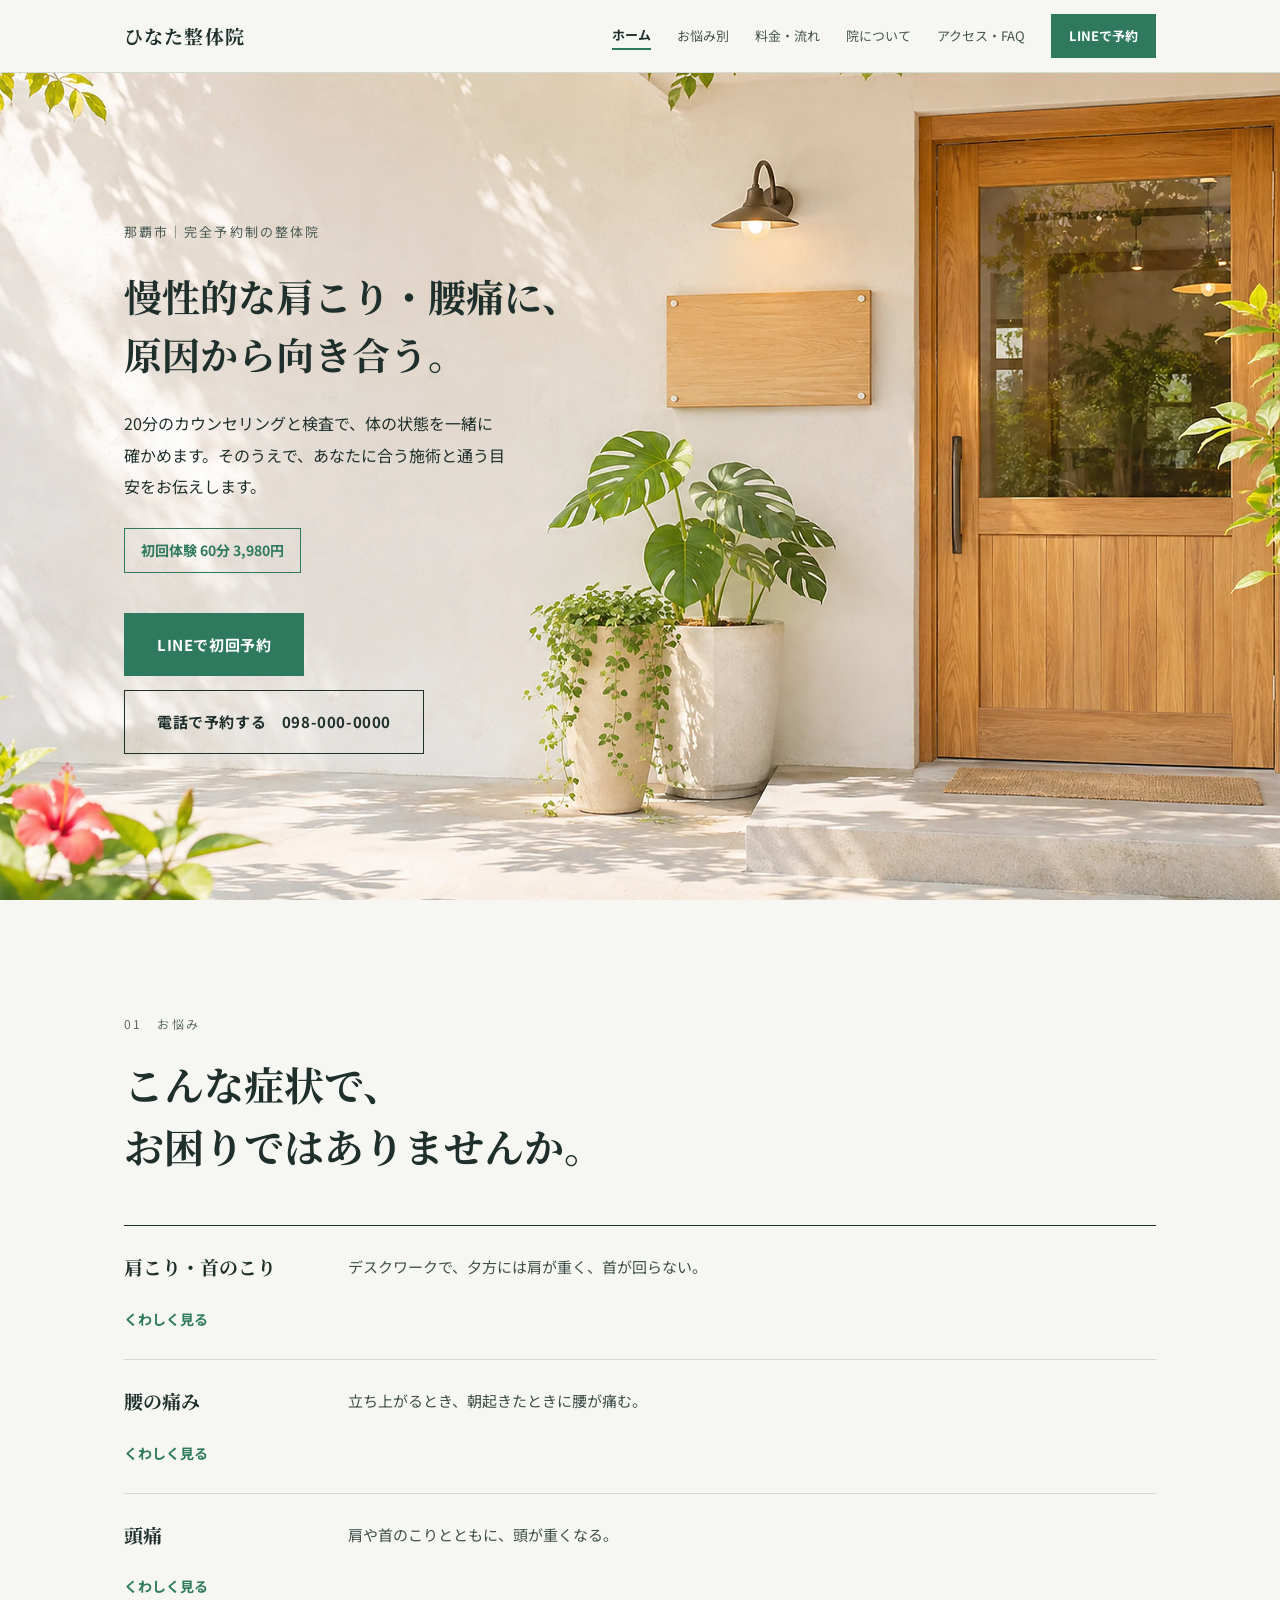
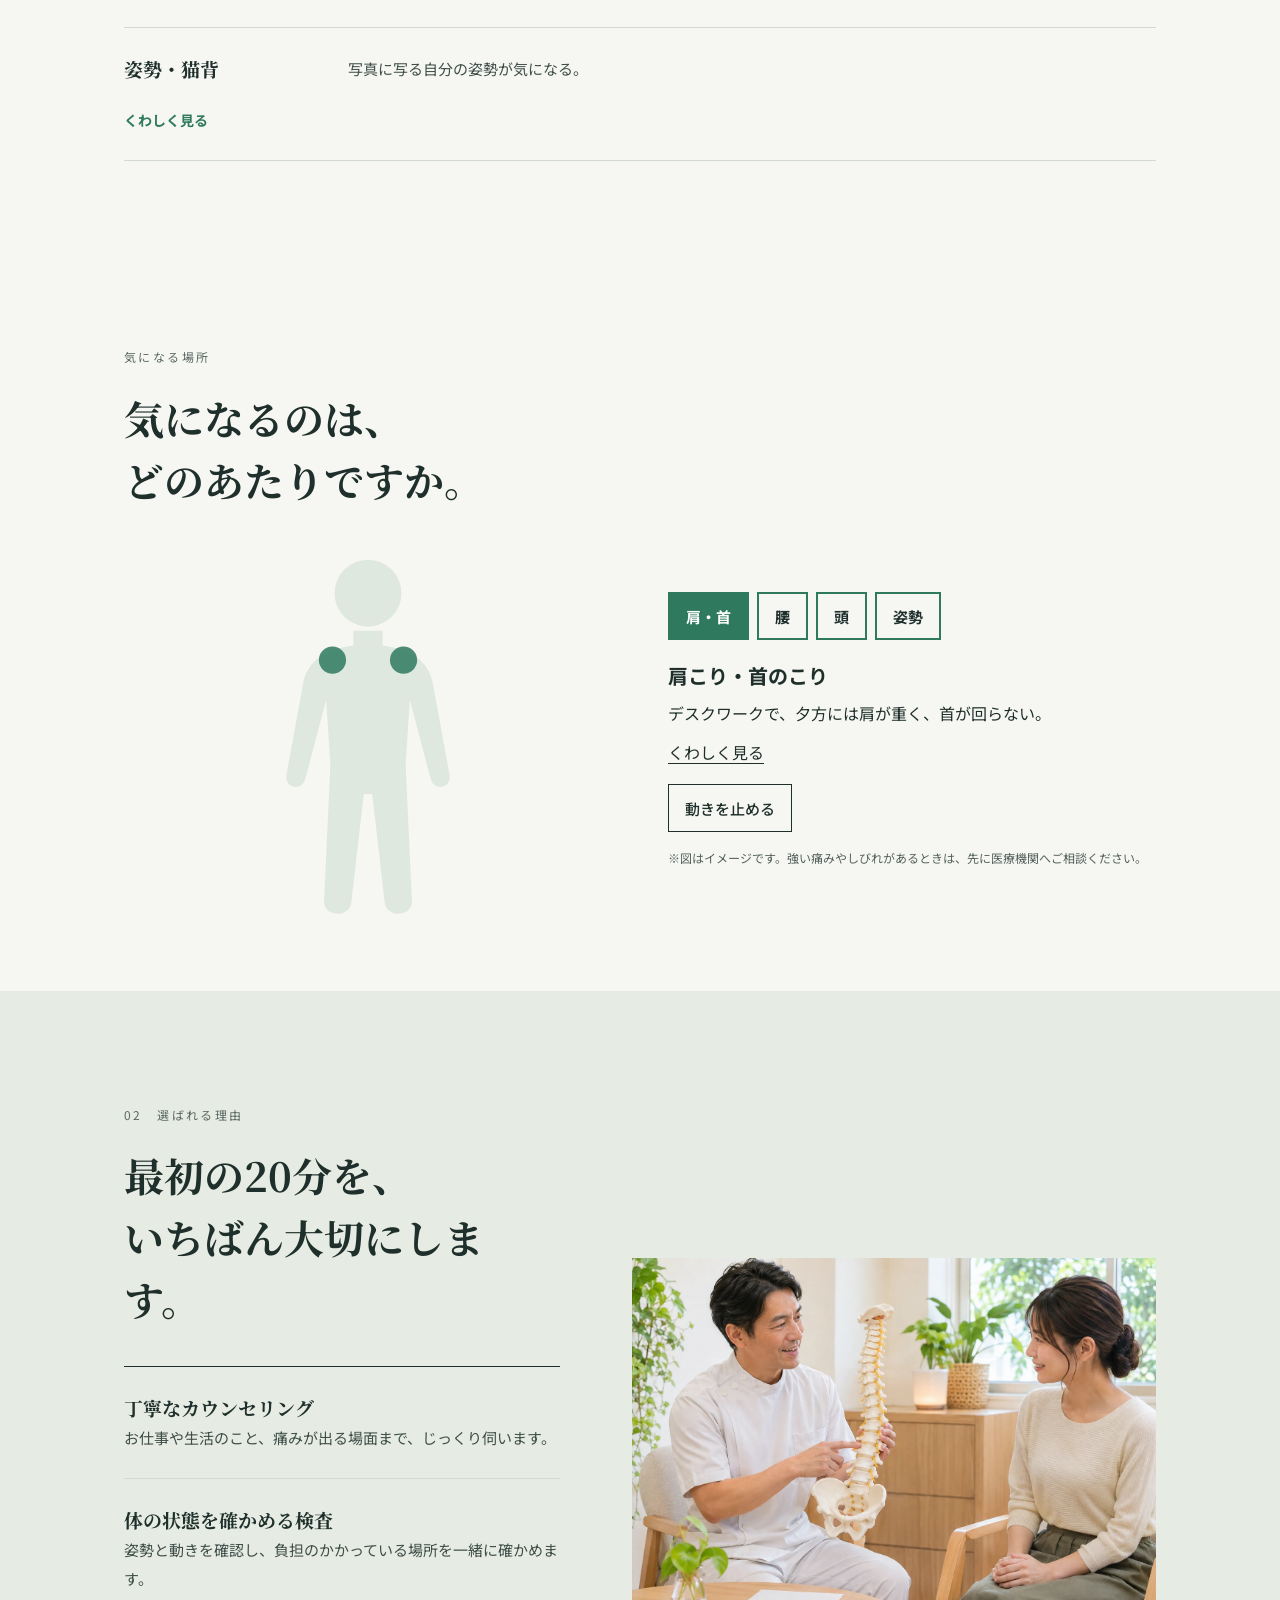
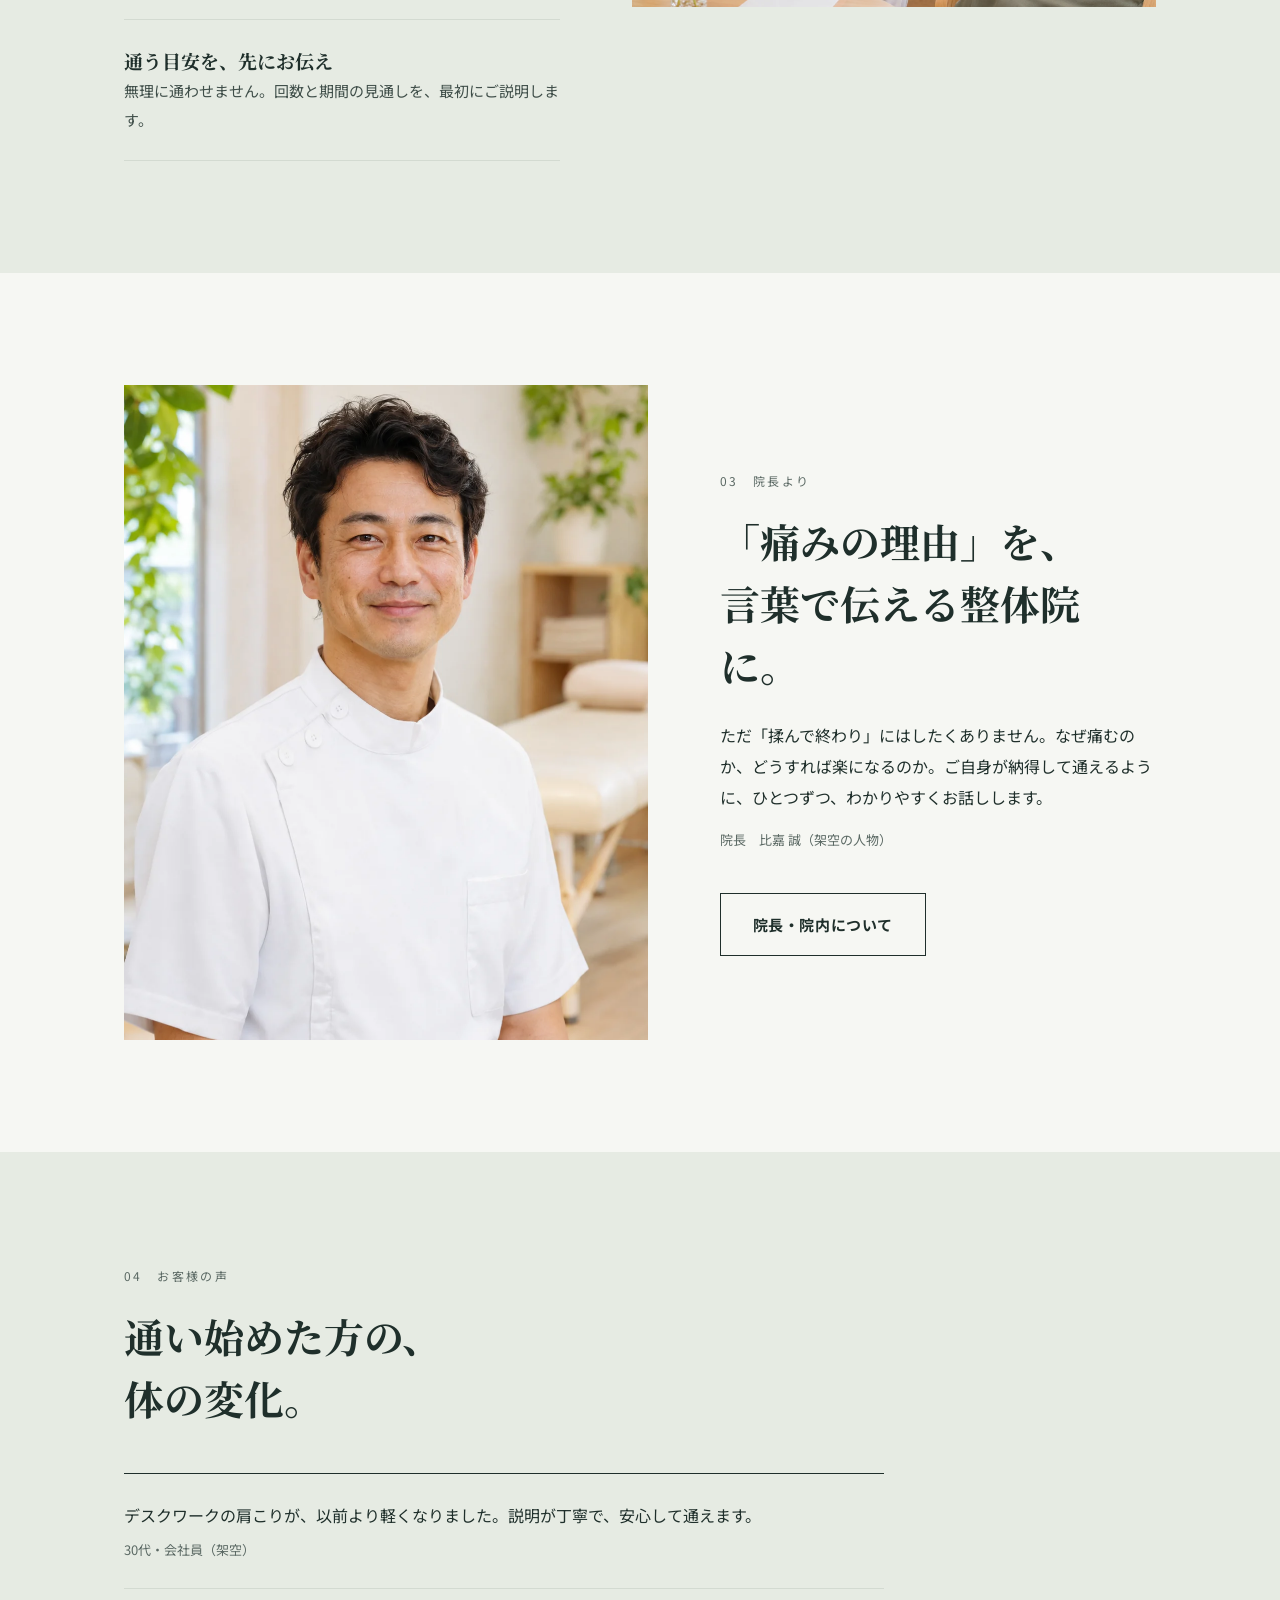
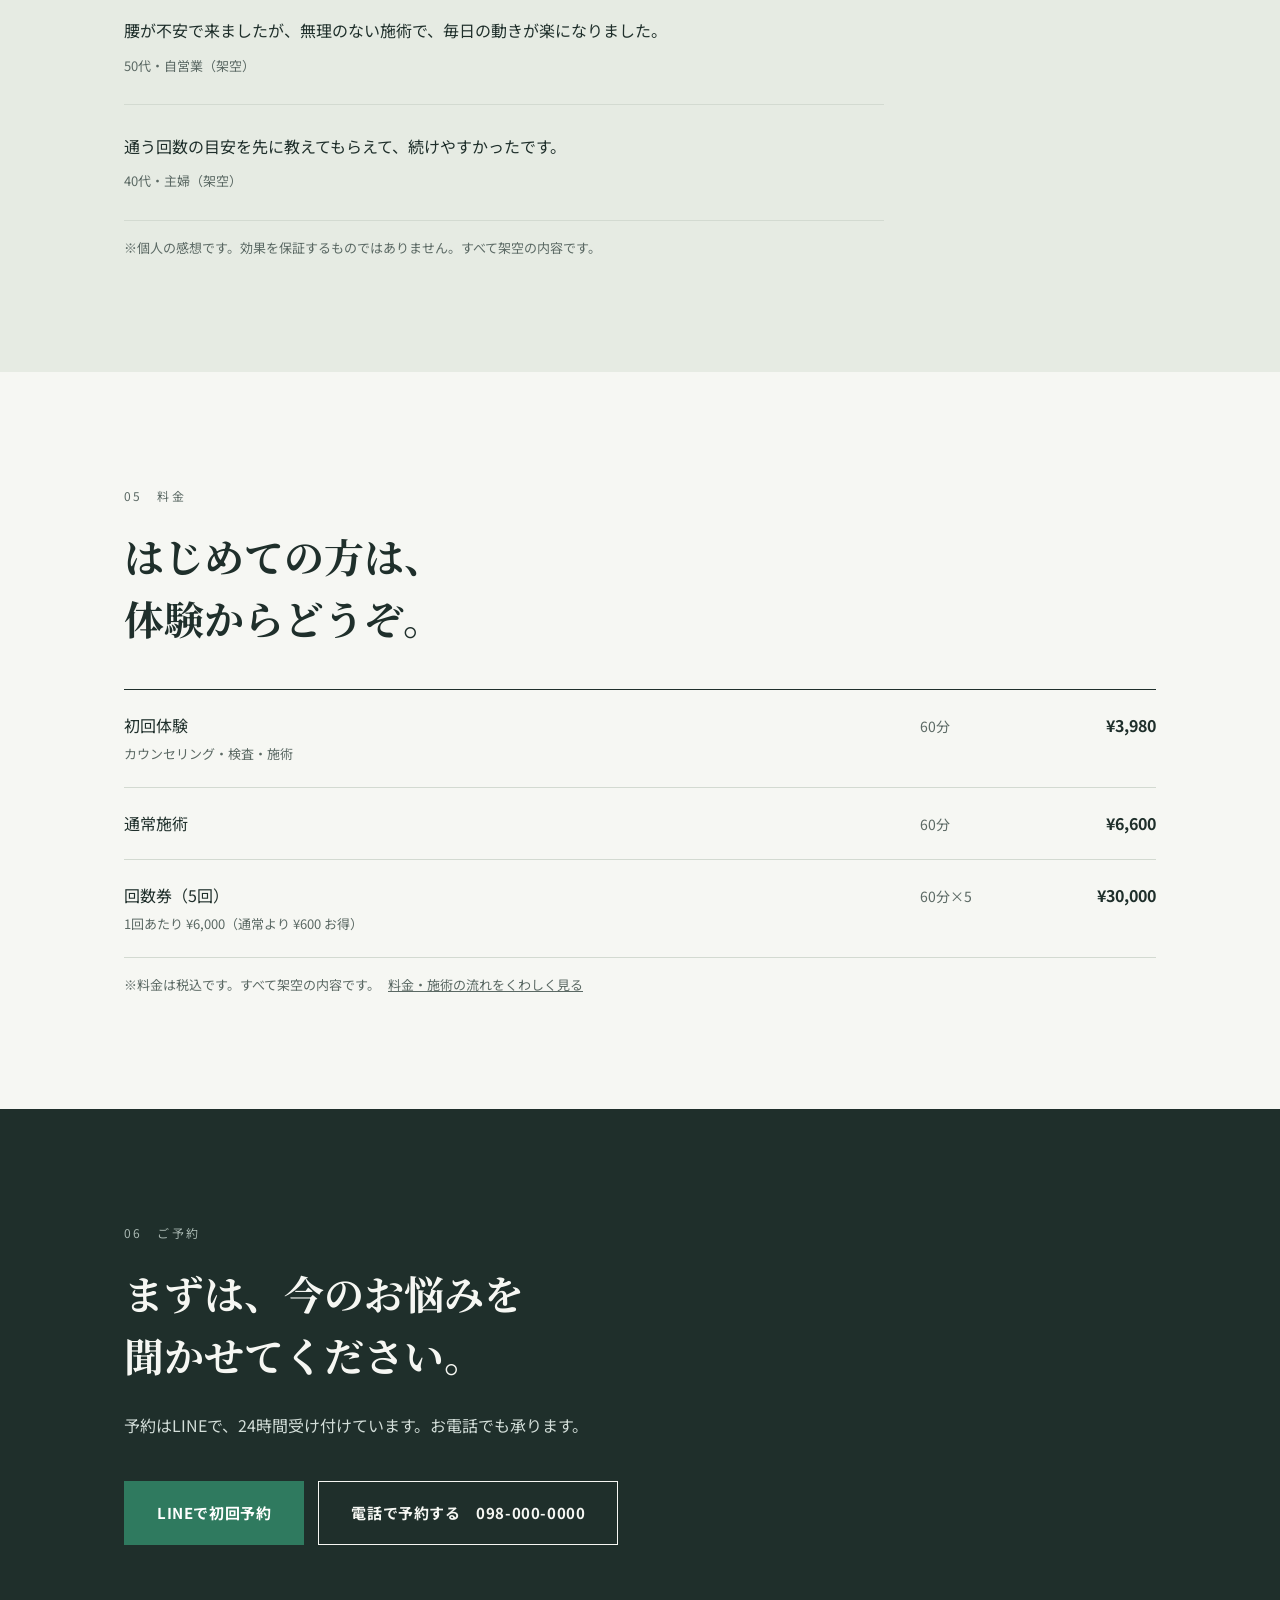
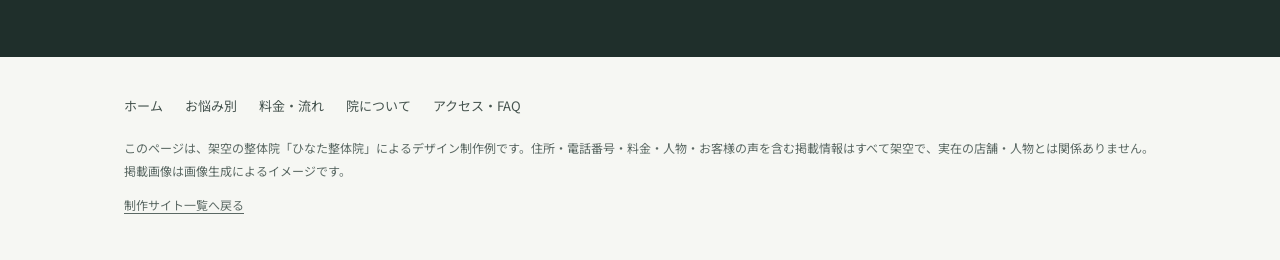
<file: index.html>
<!doctype html>
<html lang="ja" class="home">
<head>
<meta charset="utf-8">
<meta name="viewport" content="width=device-width, initial-scale=1">
<title>ひなた整体院｜那覇市の肩こり・腰痛の整体｜初回体験あり</title>
<meta name="description" content="那覇市の整体院「ひなた整体院」。慢性的な肩こり・腰痛・頭痛・姿勢の悩みに、20分のカウンセリングと検査から向き合います。初回体験3,980円。※架空の整体院によるデザイン制作例です。">
<link rel="canonical" href="https://agarieyrn-create.github.io/hinata-seitai-hp/">
<meta property="og:type" content="website">
<meta property="og:locale" content="ja_JP">
<meta property="og:title" content="ひなた整体院｜那覇市の肩こり・腰痛の整体｜初回体験あり">
<meta property="og:description" content="那覇市の整体院「ひなた整体院」。慢性的な肩こり・腰痛・頭痛・姿勢の悩みに、20分のカウンセリングと検査から向き合います。初回体験3,980円。※架空の整体院によるデザイン制作例です。">
<meta property="og:url" content="https://agarieyrn-create.github.io/hinata-seitai-hp/">
<meta property="og:image" content="https://agarieyrn-create.github.io/hinata-seitai-hp/images/ogp.jpg">
<meta name="twitter:card" content="summary_large_image">
<link rel="icon" href="data:image/svg+xml,%3Csvg xmlns='http://www.w3.org/2000/svg' viewBox='0 0 32 32'%3E%3Crect width='32' height='32' fill='%232f7a5f'/%3E%3C/svg%3E">
<script type="application/ld+json">
{"@context":"https://schema.org","@type":"HealthAndBeautyBusiness","name":"ひなた整体院（架空）","address":{"@type":"PostalAddress","addressRegion":"沖縄県","addressLocality":"那覇市","streetAddress":"○○1-2-3"},"telephone":"098-000-0000","openingHours":"Mo-Sa 09:30-20:00"}
</script>
<link rel="preconnect" href="https://fonts.googleapis.com">
<link rel="preconnect" href="https://fonts.gstatic.com" crossorigin>
<link href="https://fonts.googleapis.com/css2?family=Noto+Sans+JP:wght@400;500;700&family=Noto+Serif+JP:wght@500;700&display=swap" rel="stylesheet">
<link rel="stylesheet" href="style.css">
<link rel="stylesheet" href="motion.css">
<link rel="preload" as="image" href="images/hero.webp">
<link rel="stylesheet" href="extra.css">
</head>
<body>
<header>
  <div class="wrap">
    <a class="brand" href="index.html">ひなた整体院</a>
    <nav>
      <a class="cur" href="index.html">ホーム</a>
      <a href="symptoms.html">お悩み別</a>
      <a href="price.html">料金・流れ</a>
      <a href="about.html">院について</a>
      <a href="access.html">アクセス・FAQ</a>
      <a class="btn-s" href="#" data-link="line">LINEで予約</a>
    </nav>
  </div>
</header>

<main>
  <div class="hero">
    <img fetchpriority="high" decoding="async" width="2560" height="1441" src="images/hero.webp" alt="ひなた整体院の入口">
    <div class="wrap">
      <div class="copy">
        <p class="sub">那覇市｜完全予約制の整体院</p>
        <h1>慢性的な肩こり・腰痛に、<br>原因から向き合う。</h1>
        <p class="lead">20分のカウンセリングと検査で、体の状態を一緒に確かめます。そのうえで、あなたに合う施術と通う目安をお伝えします。</p>
        <span class="offer">初回体験 60分 3,980円</span>
        <div class="actions">
          <a class="btn primary" href="#" data-link="line">LINEで初回予約</a>
          <a class="btn ghost" href="tel:0980000000">電話で予約する　098-000-0000</a>
        </div>
      </div>
    </div>
  </div>

  <section>
    <div class="wrap">
      <p class="label">01　お悩み</p>
      <h2>こんな症状で、<br>お困りではありませんか。</h2>
      <ul class="rows">
        <li><h3>肩こり・首のこり</h3><p>デスクワークで、夕方には肩が重く、首が回らない。</p><a href="symptoms.html#shoulder">くわしく見る</a></li>
        <li><h3>腰の痛み</h3><p>立ち上がるとき、朝起きたときに腰が痛む。</p><a href="symptoms.html#back">くわしく見る</a></li>
        <li><h3>頭痛</h3><p>肩や首のこりとともに、頭が重くなる。</p><a href="symptoms.html#head">くわしく見る</a></li>
        <li><h3>姿勢・猫背</h3><p>写真に写る自分の姿勢が気になる。</p><a href="symptoms.html#posture">くわしく見る</a></li>
      </ul>
    </div>
  </section>

  <section class="x-sec x-demo x-hinata" data-demo="4000,4000,4000,4000">
    <div class="wrap">
      <p class="label">気になる場所</p>
      <h2>気になるのは、<br>どのあたりですか。</h2>
      <div class="x-grid">
        <div class="x-stage"><svg viewBox="0 0 220 360" aria-hidden="true"><g class="body"><circle cx="110" cy="48" r="32"/><path d="M96 84h28v14c26 4 44 14 48 36l16 88c2 12-14 16-18 4l-20-76-4 62 6 130c1 16-24 17-26 2l-12-104h-8L94 344c-2 15-27 14-26-2l6-130-4-62-20 76c-4 12-20 8-18-4l16-88c4-22 22-32 48-36z"/></g><path class="spine" d="M110 90C122 120 98 160 110 200" pathLength="1"/><g class="pt p0"><circle cx="76" cy="112" r="13"/><circle cx="144" cy="112" r="13"/></g><g class="pt p1"><circle cx="110" cy="188" r="17"/></g><g class="pt p2"><circle cx="110" cy="38" r="15"/></g><g class="pt p3"><circle cx="110" cy="130" r="10"/></g></svg></div>
        <div><div class="x-tabs" role="group" aria-label="表示を選ぶ"><button type="button" data-go="0" aria-pressed="false">肩・首</button><button type="button" data-go="1" aria-pressed="false">腰</button><button type="button" data-go="2" aria-pressed="false">頭</button><button type="button" data-go="3" aria-pressed="false">姿勢</button></div><div class="x-panels"><div data-panel="0"><b>肩こり・首のこり</b><p>デスクワークで、夕方には肩が重く、首が回らない。<br><a href="symptoms.html#shoulder">くわしく見る</a></p></div><div data-panel="1"><b>腰の痛み</b><p>立ち上がるとき、朝起きたときに腰が痛む。<br><a href="symptoms.html#back">くわしく見る</a></p></div><div data-panel="2"><b>頭痛</b><p>肩や首のこりとともに、頭が重くなる。<br><a href="symptoms.html#head">くわしく見る</a></p></div><div data-panel="3"><b>姿勢・猫背</b><p>写真に写る自分の姿勢が気になる。<br><a href="symptoms.html#posture">くわしく見る</a></p></div></div><button type="button" class="x-play" data-play>動きを止める</button><p class="x-note">※図はイメージです。強い痛みやしびれがあるときは、先に医療機関へご相談ください。</p></div>
      </div>
    </div>
  </section>

  <section class="tint">
    <div class="wrap split">
      <div>
        <p class="label">02　選ばれる理由</p>
        <h2>最初の20分を、<br>いちばん大切にします。</h2>
        <ul class="rows mt36 col1">
          <li><div><h3>丁寧なカウンセリング</h3><p>お仕事や生活のこと、痛みが出る場面まで、じっくり伺います。</p></div></li>
          <li><div><h3>体の状態を確かめる検査</h3><p>姿勢と動きを確認し、負担のかかっている場所を一緒に確かめます。</p></div></li>
          <li><div><h3>通う目安を、先にお伝え</h3><p>無理に通わせません。回数と期間の見通しを、最初にご説明します。</p></div></li>
        </ul>
      </div>
      <img class="land" width="1536" height="1024" src="images/counseling.webp" alt="院長が脊柱の模型で説明するカウンセリングの様子" loading="lazy" decoding="async">
    </div>
  </section>

  <section>
    <div class="wrap split rev mobfirst">
      <img class="port" width="1122" height="1402" src="images/doctor.webp" alt="院長の比嘉誠" loading="lazy" decoding="async">
      <div>
        <p class="label">03　院長より</p>
        <h2>「痛みの理由」を、<br>言葉で伝える整体院に。</h2>
        <p class="lead">ただ「揉んで終わり」にはしたくありません。なぜ痛むのか、どうすれば楽になるのか。ご自身が納得して通えるように、ひとつずつ、わかりやすくお話しします。</p>
        <p class="note">院長　比嘉 誠（架空の人物）</p>
        <div class="actions"><a class="btn ghost" href="about.html">院長・院内について</a></div>
      </div>
    </div>
  </section>

  <section class="tint voice">
    <div class="wrap">
      <p class="label">04　お客様の声</p>
      <h2>通い始めた方の、<br>体の変化。</h2>
      <ul>
        <li><p>デスクワークの肩こりが、以前より軽くなりました。説明が丁寧で、安心して通えます。</p><span>30代・会社員（架空）</span></li>
        <li><p>腰が不安で来ましたが、無理のない施術で、毎日の動きが楽になりました。</p><span>50代・自営業（架空）</span></li>
        <li><p>通う回数の目安を先に教えてもらえて、続けやすかったです。</p><span>40代・主婦（架空）</span></li>
      </ul>
      <p class="note">※個人の感想です。効果を保証するものではありません。すべて架空の内容です。</p>
    </div>
  </section>

  <section>
    <div class="wrap">
      <p class="label">05　料金</p>
      <h2>はじめての方は、<br>体験からどうぞ。</h2>
      <div class="price">
        <div class="row"><div>初回体験<small>カウンセリング・検査・施術</small></div><span>60分</span><em>¥3,980</em></div>
        <div class="row"><div>通常施術</div><span>60分</span><em>¥6,600</em></div>
        <div class="row"><div>回数券（5回）<small>1回あたり ¥6,000（通常より ¥600 お得）</small></div><span>60分×5</span><em>¥30,000</em></div>
      </div>
      <p class="note">※料金は税込です。すべて架空の内容です。<a class="note-link" href="price.html">料金・施術の流れをくわしく見る</a></p>
    </div>
  </section>

  <section class="cta">
    <div class="wrap">
      <p class="label">06　ご予約</p>
      <h2>まずは、今のお悩みを<br>聞かせてください。</h2>
      <p class="lead">予約はLINEで、24時間受け付けています。お電話でも承ります。</p>
      <div class="actions">
        <a class="btn primary" href="#" data-link="line">LINEで初回予約</a>
        <a class="btn ghost" href="tel:0980000000">電話で予約する　098-000-0000</a>
      </div>
    </div>
  </section>
</main>

<footer>
  <div class="wrap">
    <nav><a href="index.html">ホーム</a><a href="symptoms.html">お悩み別</a><a href="price.html">料金・流れ</a><a href="about.html">院について</a><a href="access.html">アクセス・FAQ</a></nav>
    このページは、架空の整体院「ひなた整体院」によるデザイン制作例です。住所・電話番号・料金・人物・お客様の声を含む掲載情報はすべて架空で、実在の店舗・人物とは関係ありません。掲載画像は画像生成によるイメージです。<p class="back"><a href="https://agarieyrn-create.github.io/">制作サイト一覧へ戻る</a></p>
  </div>
</footer>

<nav class="bar" aria-label="ご予約"><a class="main" href="#" data-link="line">LINEで予約</a><a href="tel:0980000000">電話</a></nav>
<script src="links.js" defer></script>
<script src="motion.js" defer></script>
<script src="extra.js" defer></script>
</body>
</html>
</file>
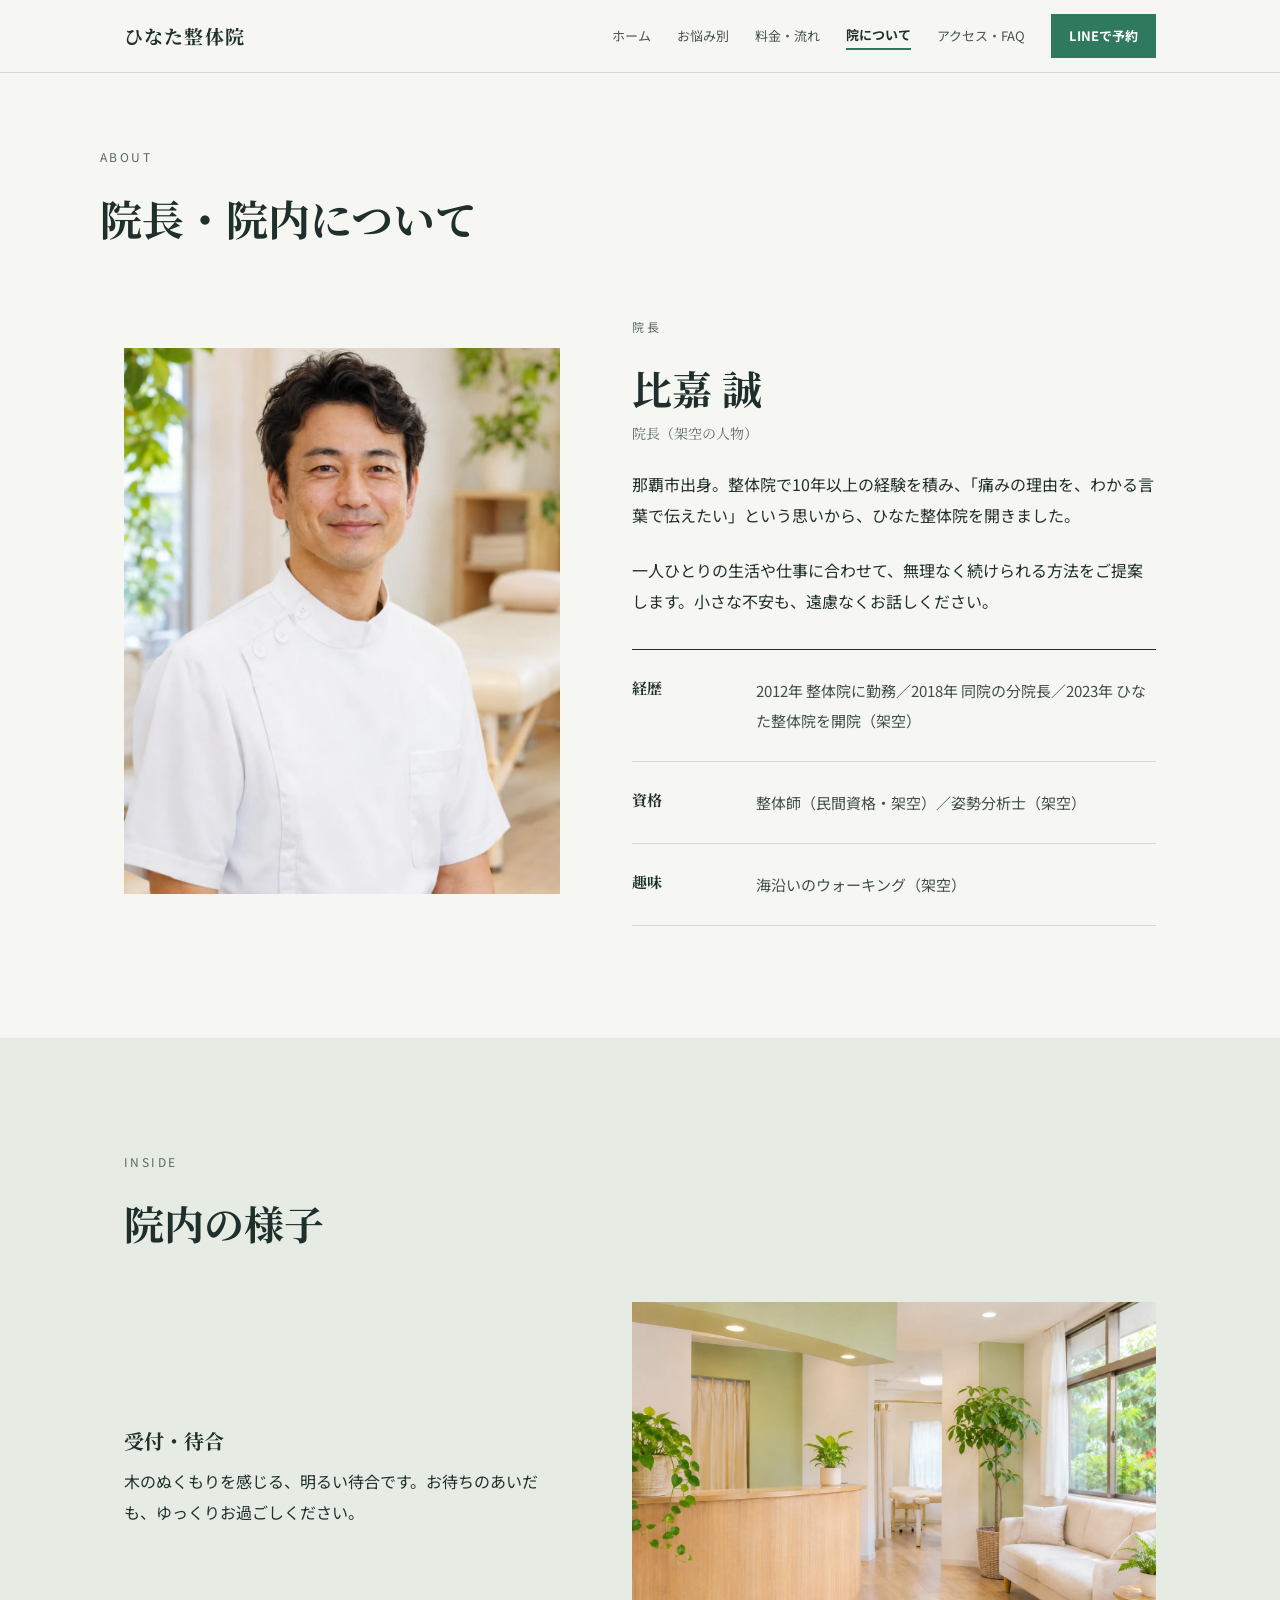
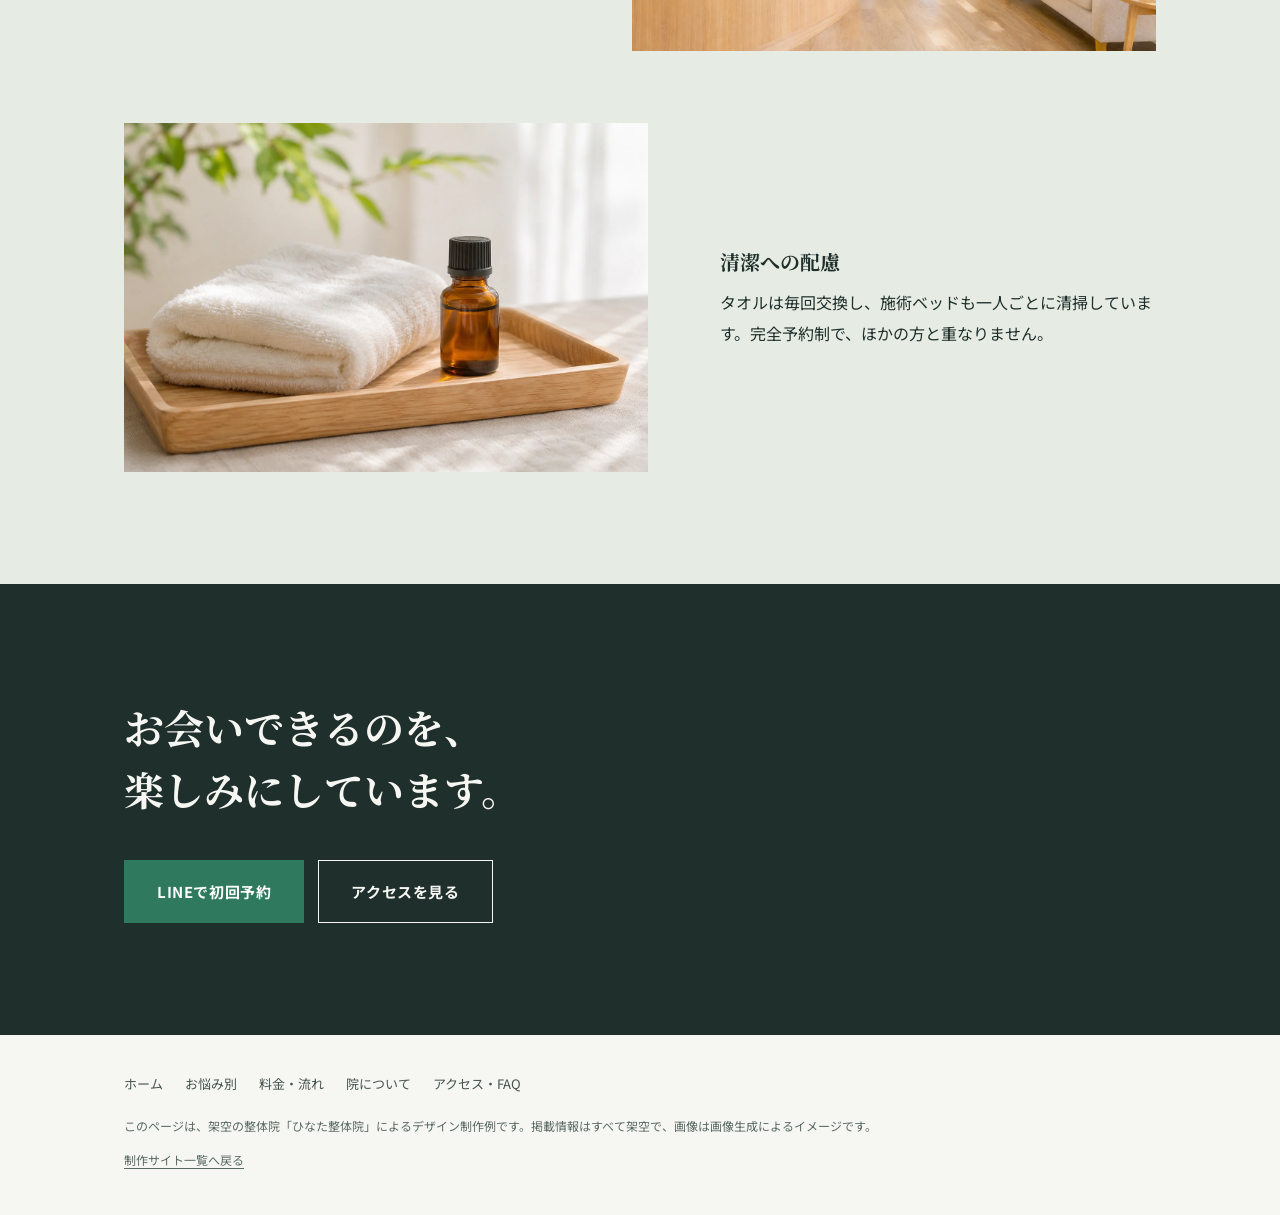
<file: about.html>
<!doctype html>
<html lang="ja">
<head>
<meta charset="utf-8">
<meta name="viewport" content="width=device-width, initial-scale=1">
<title>院長・院内について｜ひなた整体院（那覇市）</title>
<meta name="description" content="那覇市のひなた整体院の院長のご紹介と、院内の様子。※架空の整体院によるデザイン制作例です。">
<link rel="canonical" href="https://agarieyrn-create.github.io/hinata-seitai-hp/about.html">
<meta property="og:type" content="website">
<meta property="og:locale" content="ja_JP">
<meta property="og:title" content="院長・院内について｜ひなた整体院（那覇市）">
<meta property="og:description" content="那覇市のひなた整体院の院長のご紹介と、院内の様子。※架空の整体院によるデザイン制作例です。">
<meta property="og:url" content="https://agarieyrn-create.github.io/hinata-seitai-hp/about.html">
<meta property="og:image" content="https://agarieyrn-create.github.io/hinata-seitai-hp/images/ogp.jpg">
<meta name="twitter:card" content="summary_large_image">
<link rel="icon" href="data:image/svg+xml,%3Csvg xmlns='http://www.w3.org/2000/svg' viewBox='0 0 32 32'%3E%3Crect width='32' height='32' fill='%232f7a5f'/%3E%3C/svg%3E">
<link rel="preconnect" href="https://fonts.googleapis.com">
<link rel="preconnect" href="https://fonts.gstatic.com" crossorigin>
<link href="https://fonts.googleapis.com/css2?family=Noto+Sans+JP:wght@400;500;700&family=Noto+Serif+JP:wght@500;700&display=swap" rel="stylesheet">
<link rel="stylesheet" href="style.css">
<link rel="stylesheet" href="motion.css">
</head>
<body>
<header>
  <div class="wrap">
    <a class="brand" href="index.html">ひなた整体院</a>
    <nav>
      <a href="index.html">ホーム</a>
      <a href="symptoms.html">お悩み別</a>
      <a href="price.html">料金・流れ</a>
      <a class="cur" href="about.html">院について</a>
      <a href="access.html">アクセス・FAQ</a>
      <a class="btn-s" href="#" data-link="line">LINEで予約</a>
    </nav>
  </div>
</header>

<main>
  <div class="wrap pagehead">
    <p class="label">ABOUT</p>
    <h1>院長・院内について</h1>
  </div>

  <section class="sec-t40">
    <div class="wrap split mobfirst">
      <img class="port" width="1122" height="1402" src="images/doctor.webp" alt="院長の比嘉誠" loading="lazy" decoding="async">
      <div>
        <p class="label">院長</p>
        <h2>比嘉 誠<span class="name-role">院長（架空の人物）</span></h2>
        <p class="lead">那覇市出身。整体院で10年以上の経験を積み、「痛みの理由を、わかる言葉で伝えたい」という思いから、ひなた整体院を開きました。</p>
        <p class="lead">一人ひとりの生活や仕事に合わせて、無理なく続けられる方法をご提案します。小さな不安も、遠慮なくお話しください。</p>
        <ul class="rows mt32 kv">
          <li><h3>経歴</h3><p>2012年 整体院に勤務／2018年 同院の分院長／2023年 ひなた整体院を開院（架空）</p></li>
          <li><h3>資格</h3><p>整体師（民間資格・架空）／姿勢分析士（架空）</p></li>
          <li><h3>趣味</h3><p>海沿いのウォーキング（架空）</p></li>
        </ul>
      </div>
    </div>
  </section>

  <section class="tint">
    <div class="wrap">
      <p class="label">INSIDE</p>
      <h2>院内の様子</h2>
      <div class="split mt48">
        <div>
          <h3 class="sub-h3">受付・待合</h3>
          <p class="lead mt10">木のぬくもりを感じる、明るい待合です。お待ちのあいだも、ゆっくりお過ごしください。</p>
        </div>
        <img class="land" width="1536" height="1024" src="images/waiting.webp" alt="明るい受付と待合スペース" loading="lazy" decoding="async">
      </div>
      <div class="split rev mobfirst mt72">
        <img class="land" width="1536" height="1024" src="images/detail.webp" alt="白いタオルとアロマオイル" loading="lazy" decoding="async">
        <div>
          <h3 class="sub-h3">清潔への配慮</h3>
          <p class="lead mt10">タオルは毎回交換し、施術ベッドも一人ごとに清掃しています。完全予約制で、ほかの方と重なりません。</p>
        </div>
      </div>
    </div>
  </section>

  <section class="cta">
    <div class="wrap">
      <h2>お会いできるのを、<br>楽しみにしています。</h2>
      <div class="actions">
        <a class="btn primary" href="#" data-link="line">LINEで初回予約</a>
        <a class="btn ghost" href="access.html">アクセスを見る</a>
      </div>
    </div>
  </section>
</main>

<footer>
  <div class="wrap">
    <nav><a href="index.html">ホーム</a><a href="symptoms.html">お悩み別</a><a href="price.html">料金・流れ</a><a href="about.html">院について</a><a href="access.html">アクセス・FAQ</a></nav>
    このページは、架空の整体院「ひなた整体院」によるデザイン制作例です。掲載情報はすべて架空で、画像は画像生成によるイメージです。<p class="back"><a href="https://agarieyrn-create.github.io/">制作サイト一覧へ戻る</a></p>
  </div>
</footer>
<nav class="bar" aria-label="ご予約"><a class="main" href="#" data-link="line">LINEで予約</a><a href="tel:0980000000">電話</a></nav>
<script src="links.js" defer></script>
<script src="motion.js" defer></script>
</body>
</html>
</file>
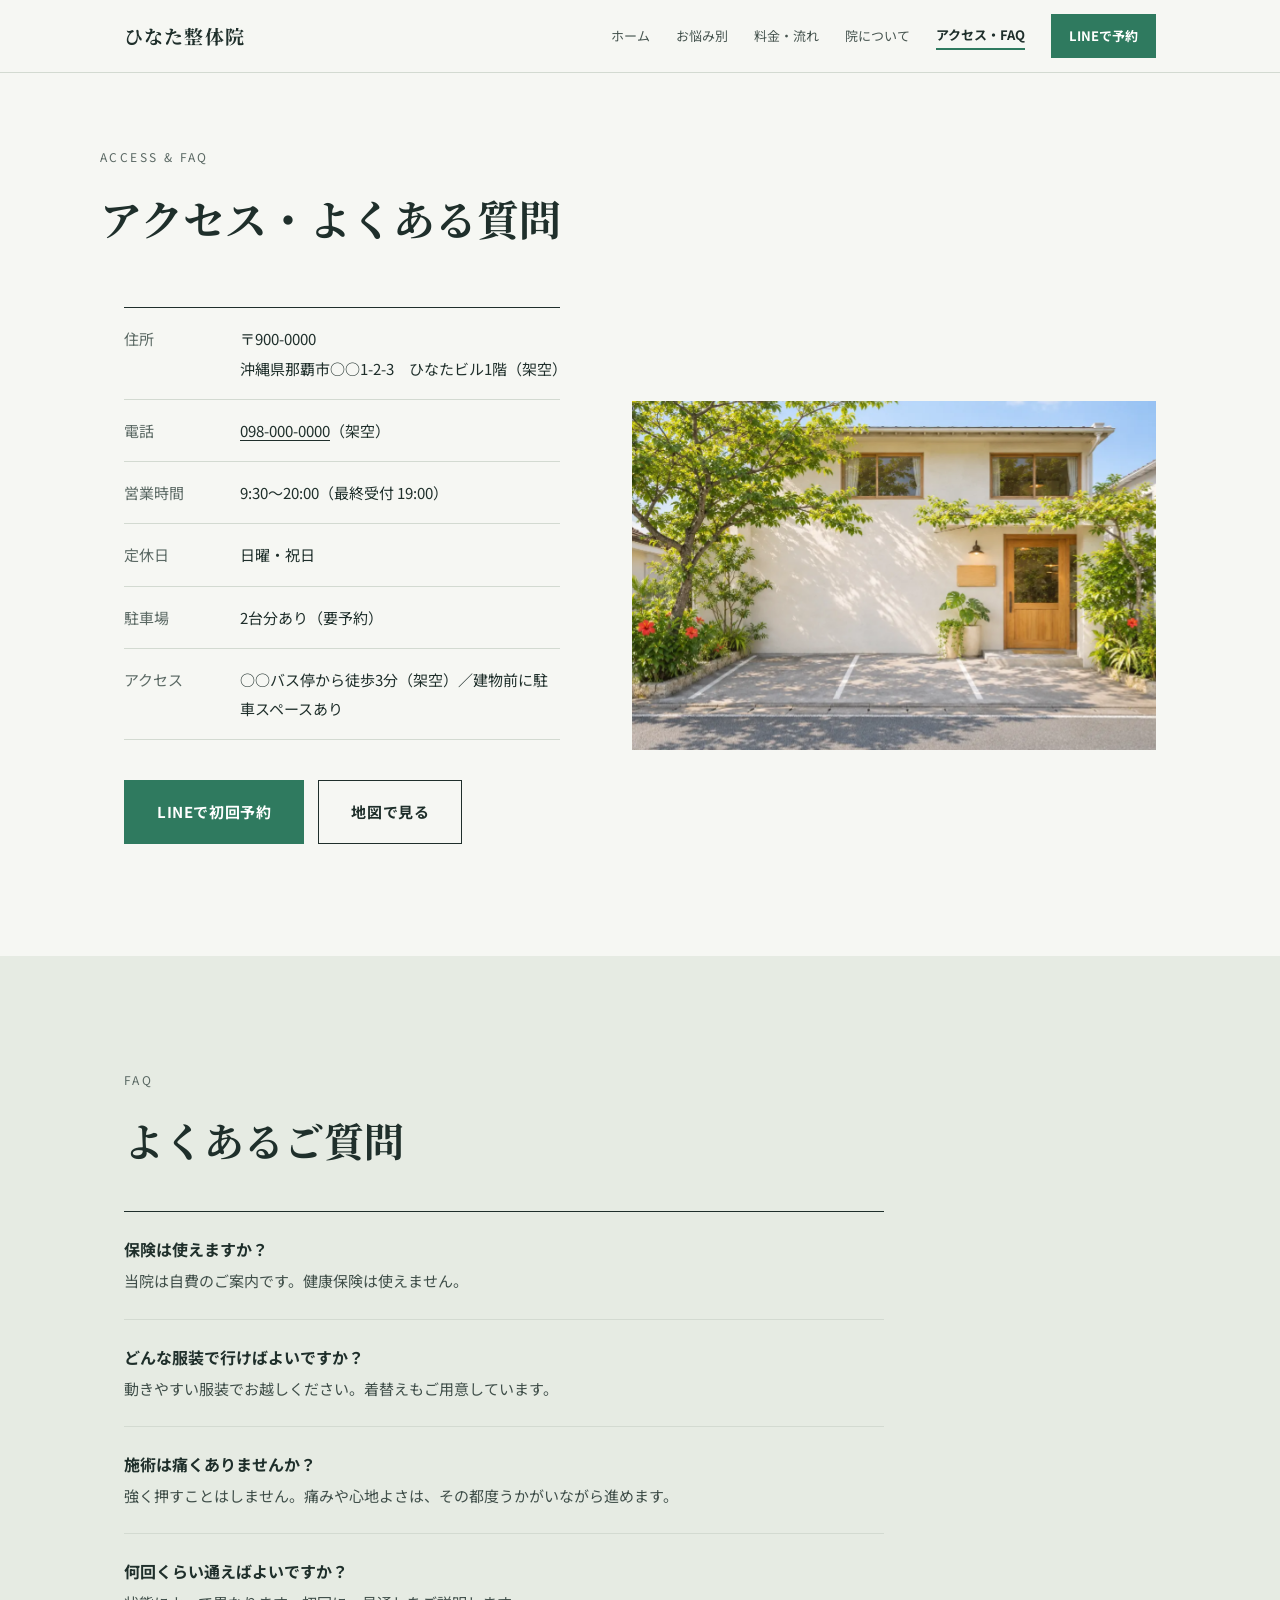
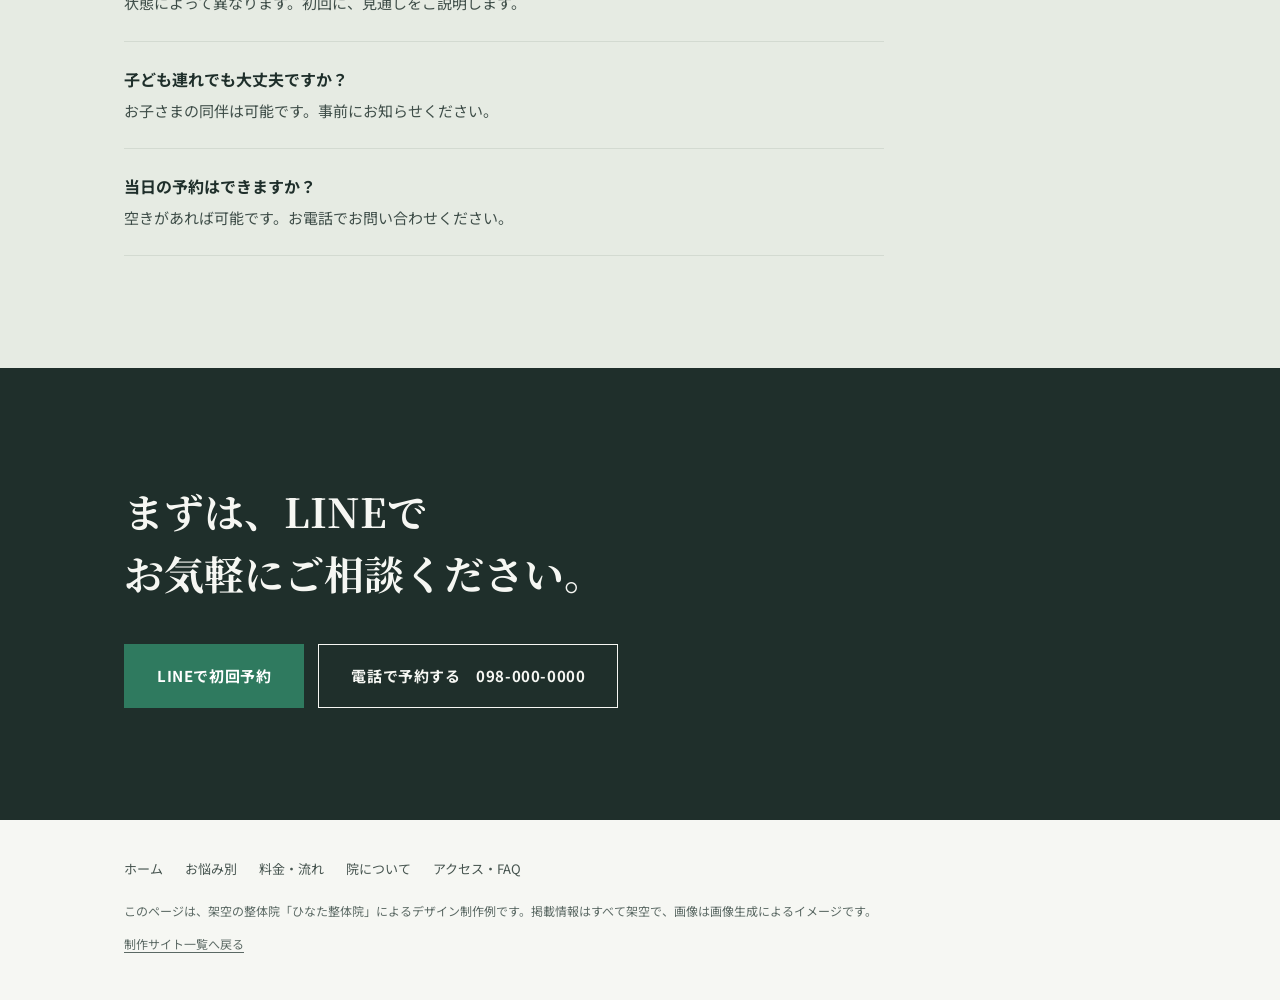
<file: access.html>
<!doctype html>
<html lang="ja">
<head>
<meta charset="utf-8">
<meta name="viewport" content="width=device-width, initial-scale=1">
<title>アクセス・よくある質問｜ひなた整体院（那覇市）</title>
<meta name="description" content="那覇市のひなた整体院へのアクセス、営業時間、よくある質問。※架空の整体院によるデザイン制作例です。">
<link rel="canonical" href="https://agarieyrn-create.github.io/hinata-seitai-hp/access.html">
<meta property="og:type" content="website">
<meta property="og:locale" content="ja_JP">
<meta property="og:title" content="アクセス・よくある質問｜ひなた整体院（那覇市）">
<meta property="og:description" content="那覇市のひなた整体院へのアクセス、営業時間、よくある質問。※架空の整体院によるデザイン制作例です。">
<meta property="og:url" content="https://agarieyrn-create.github.io/hinata-seitai-hp/access.html">
<meta property="og:image" content="https://agarieyrn-create.github.io/hinata-seitai-hp/images/ogp.jpg">
<meta name="twitter:card" content="summary_large_image">
<link rel="icon" href="data:image/svg+xml,%3Csvg xmlns='http://www.w3.org/2000/svg' viewBox='0 0 32 32'%3E%3Crect width='32' height='32' fill='%232f7a5f'/%3E%3C/svg%3E">
<link rel="preconnect" href="https://fonts.googleapis.com">
<link rel="preconnect" href="https://fonts.gstatic.com" crossorigin>
<link href="https://fonts.googleapis.com/css2?family=Noto+Sans+JP:wght@400;500;700&family=Noto+Serif+JP:wght@500;700&display=swap" rel="stylesheet">
<link rel="stylesheet" href="style.css">
<link rel="stylesheet" href="motion.css">
</head>
<body>
<header>
  <div class="wrap">
    <a class="brand" href="index.html">ひなた整体院</a>
    <nav>
      <a href="index.html">ホーム</a>
      <a href="symptoms.html">お悩み別</a>
      <a href="price.html">料金・流れ</a>
      <a href="about.html">院について</a>
      <a class="cur" href="access.html">アクセス・FAQ</a>
      <a class="btn-s" href="#" data-link="line">LINEで予約</a>
    </nav>
  </div>
</header>

<main>
  <div class="wrap pagehead">
    <p class="label">ACCESS &amp; FAQ</p>
    <h1>アクセス・よくある質問</h1>
  </div>

  <section class="sec-t32">
    <div class="wrap split">
      <div>
        <dl class="info mt0">
          <div class="row"><dt>住所</dt><dd>〒900-0000<br>沖縄県那覇市○○1-2-3　ひなたビル1階（架空）</dd></div>
          <div class="row"><dt>電話</dt><dd><a href="tel:0980000000">098-000-0000</a>（架空）</dd></div>
          <div class="row"><dt>営業時間</dt><dd>9:30〜20:00（最終受付 19:00）</dd></div>
          <div class="row"><dt>定休日</dt><dd>日曜・祝日</dd></div>
          <div class="row"><dt>駐車場</dt><dd>2台分あり（要予約）</dd></div>
          <div class="row"><dt>アクセス</dt><dd>○○バス停から徒歩3分（架空）／建物前に駐車スペースあり</dd></div>
        </dl>
        <div class="actions">
          <a class="btn primary" href="#" data-link="line">LINEで初回予約</a>
          <a class="btn ghost" href="#" data-link="map">地図で見る</a>
        </div>
      </div>
      <img class="land" width="1280" height="853" src="images/exterior.webp" alt="ひなた整体院の外観と、建物前の駐車スペース（2台分）" loading="lazy" decoding="async">
    </div>
  </section>

  <section class="tint">
    <div class="wrap">
      <p class="label">FAQ</p>
      <h2>よくあるご質問</h2>
      <div class="faq">
        <div><b>保険は使えますか？</b><span>当院は自費のご案内です。健康保険は使えません。</span></div>
        <div><b>どんな服装で行けばよいですか？</b><span>動きやすい服装でお越しください。着替えもご用意しています。</span></div>
        <div><b>施術は痛くありませんか？</b><span>強く押すことはしません。痛みや心地よさは、その都度うかがいながら進めます。</span></div>
        <div><b>何回くらい通えばよいですか？</b><span>状態によって異なります。初回に、見通しをご説明します。</span></div>
        <div><b>子ども連れでも大丈夫ですか？</b><span>お子さまの同伴は可能です。事前にお知らせください。</span></div>
        <div><b>当日の予約はできますか？</b><span>空きがあれば可能です。お電話でお問い合わせください。</span></div>
      </div>
    </div>
  </section>

  <section class="cta">
    <div class="wrap">
      <h2>まずは、LINEで<br>お気軽にご相談ください。</h2>
      <div class="actions">
        <a class="btn primary" href="#" data-link="line">LINEで初回予約</a>
        <a class="btn ghost" href="tel:0980000000">電話で予約する　098-000-0000</a>
      </div>
    </div>
  </section>
</main>

<footer>
  <div class="wrap">
    <nav><a href="index.html">ホーム</a><a href="symptoms.html">お悩み別</a><a href="price.html">料金・流れ</a><a href="about.html">院について</a><a href="access.html">アクセス・FAQ</a></nav>
    このページは、架空の整体院「ひなた整体院」によるデザイン制作例です。掲載情報はすべて架空で、画像は画像生成によるイメージです。<p class="back"><a href="https://agarieyrn-create.github.io/">制作サイト一覧へ戻る</a></p>
  </div>
</footer>
<nav class="bar" aria-label="ご予約"><a class="main" href="#" data-link="line">LINEで予約</a><a href="tel:0980000000">電話</a></nav>
<script src="links.js" defer></script>
<script src="motion.js" defer></script>
</body>
</html>
</file>
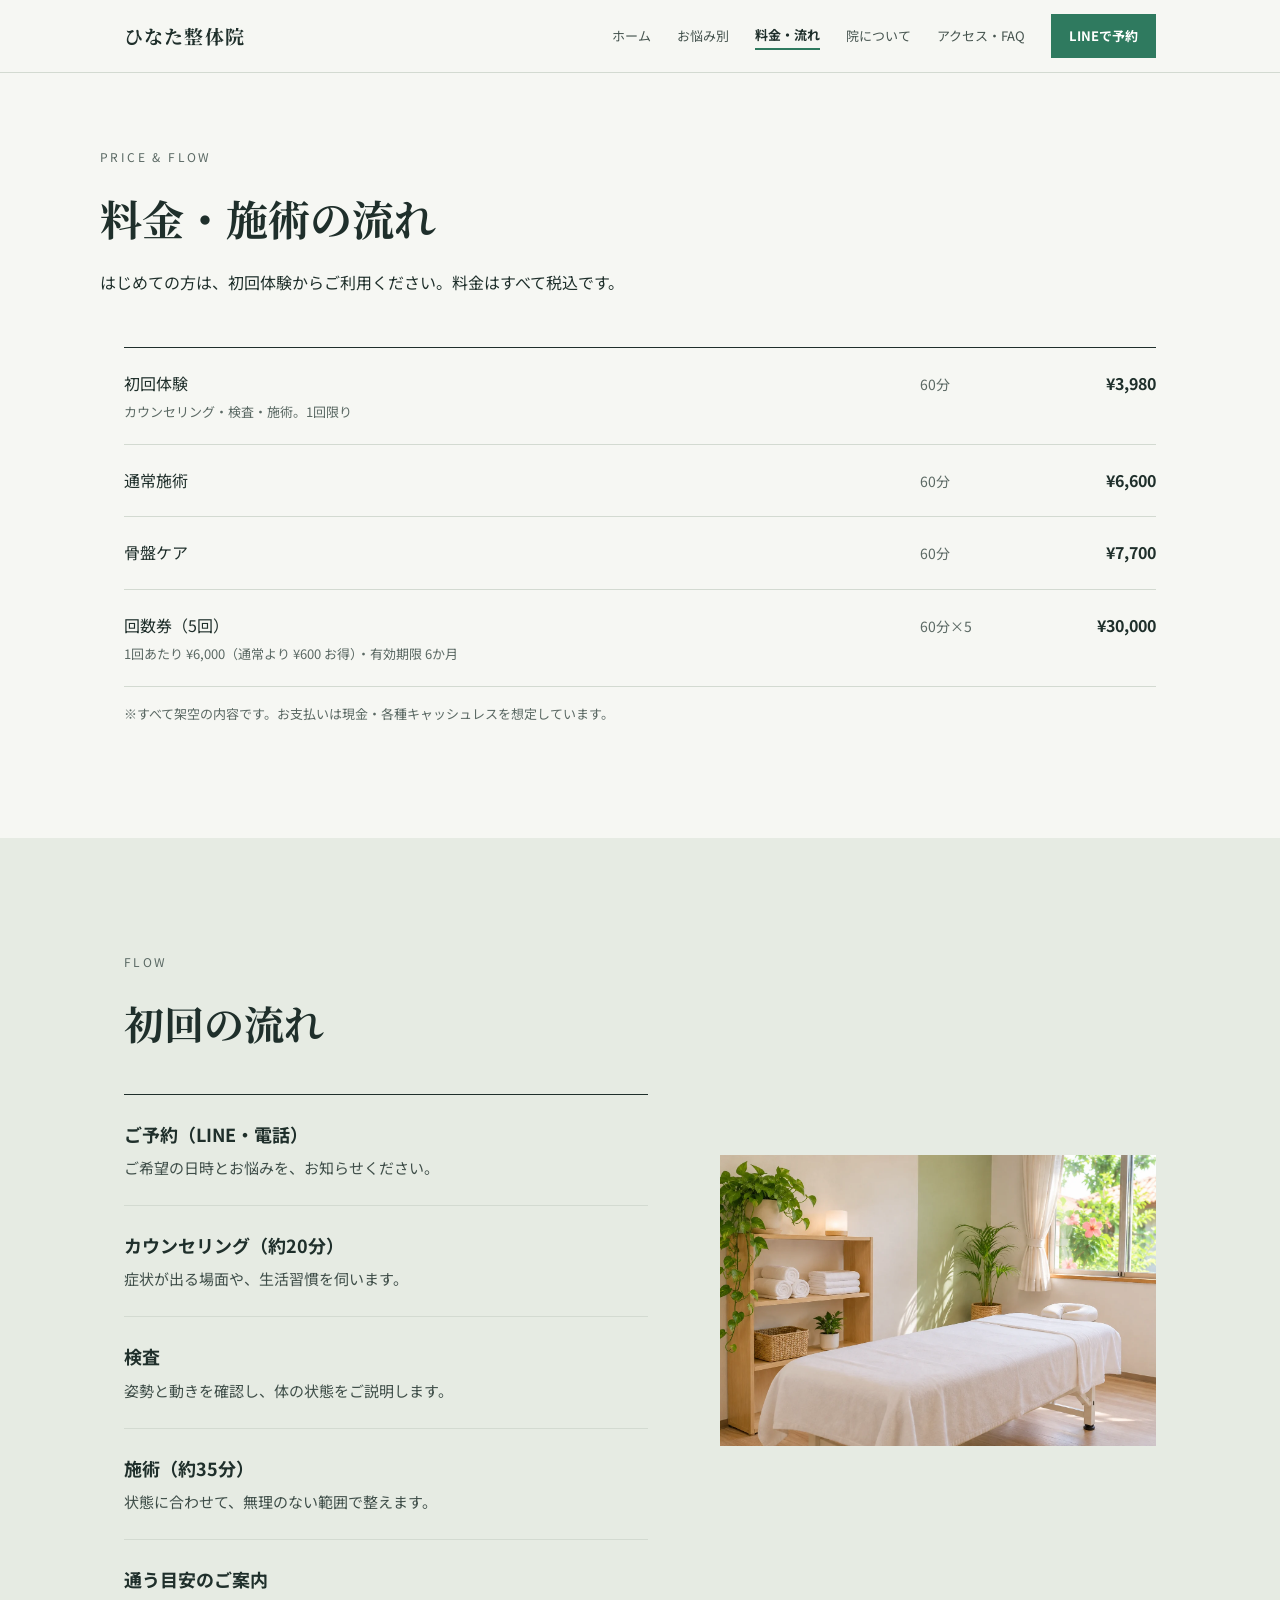
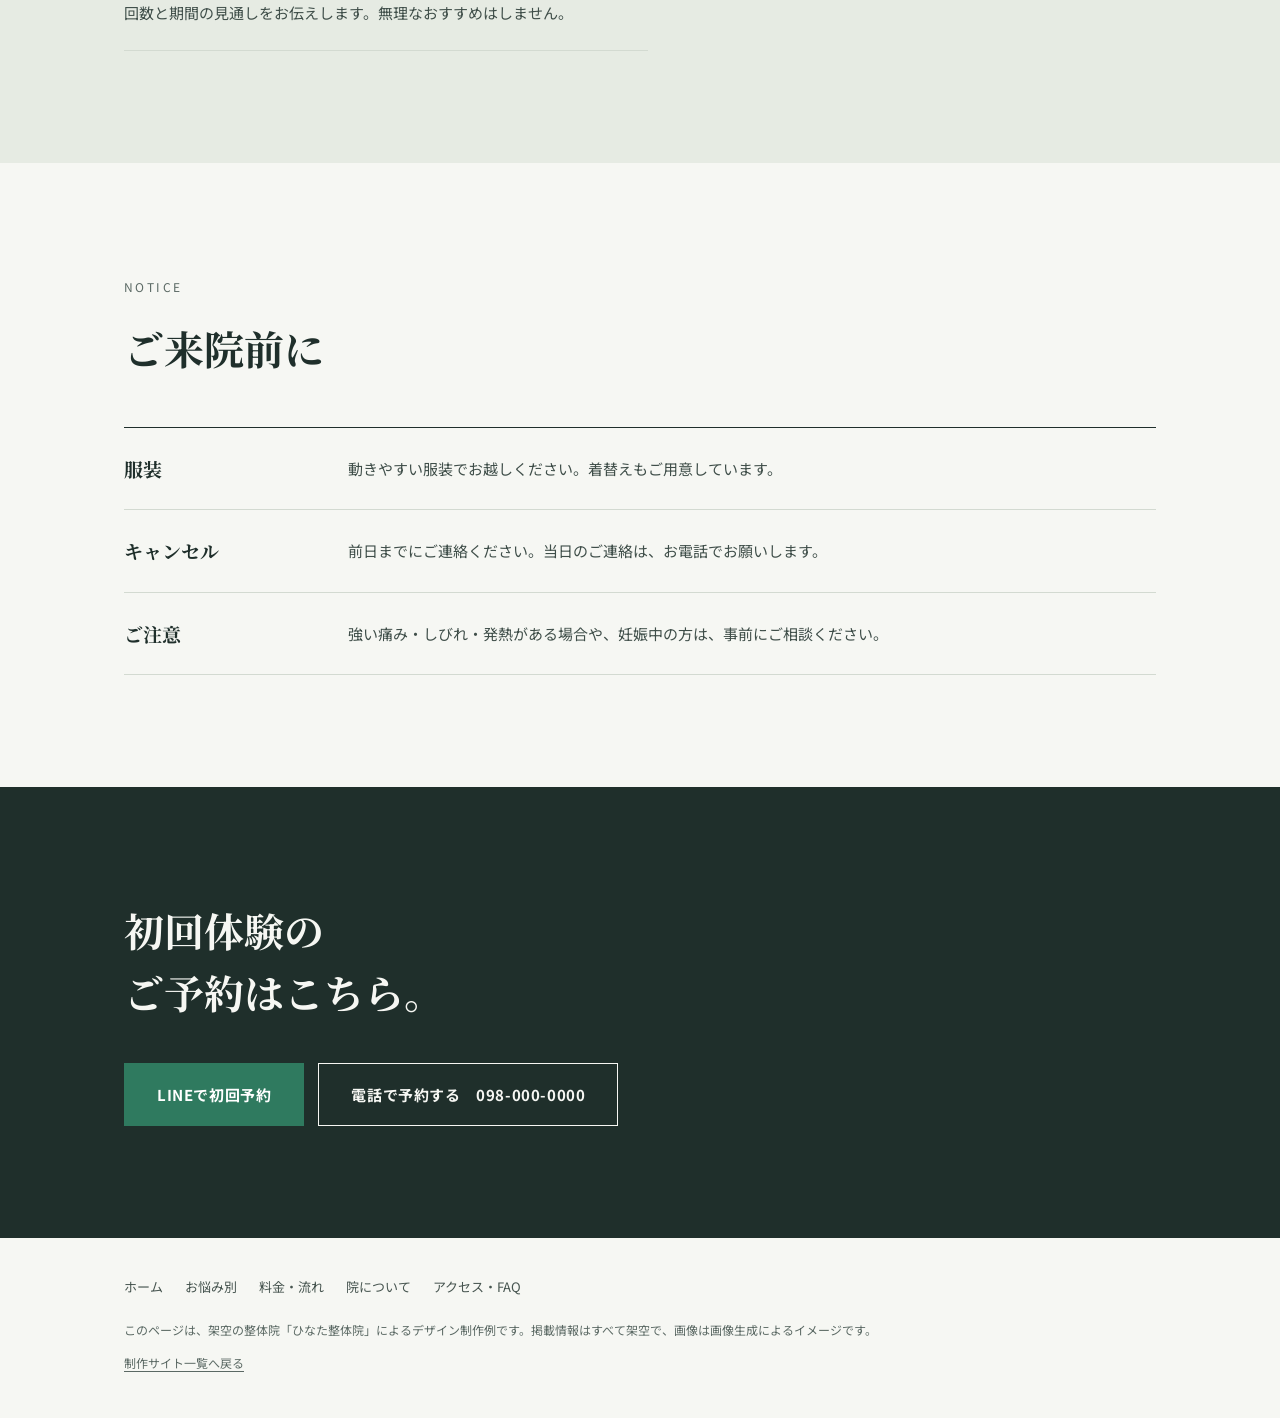
<file: price.html>
<!doctype html>
<html lang="ja">
<head>
<meta charset="utf-8">
<meta name="viewport" content="width=device-width, initial-scale=1">
<title>料金・施術の流れ｜ひなた整体院（那覇市）</title>
<meta name="description" content="那覇市のひなた整体院の料金と、初回の流れのご案内。初回体験は60分3,980円。※架空の整体院によるデザイン制作例です。">
<link rel="canonical" href="https://agarieyrn-create.github.io/hinata-seitai-hp/price.html">
<meta property="og:type" content="website">
<meta property="og:locale" content="ja_JP">
<meta property="og:title" content="料金・施術の流れ｜ひなた整体院（那覇市）">
<meta property="og:description" content="那覇市のひなた整体院の料金と、初回の流れのご案内。初回体験は60分3,980円。※架空の整体院によるデザイン制作例です。">
<meta property="og:url" content="https://agarieyrn-create.github.io/hinata-seitai-hp/price.html">
<meta property="og:image" content="https://agarieyrn-create.github.io/hinata-seitai-hp/images/ogp.jpg">
<meta name="twitter:card" content="summary_large_image">
<link rel="icon" href="data:image/svg+xml,%3Csvg xmlns='http://www.w3.org/2000/svg' viewBox='0 0 32 32'%3E%3Crect width='32' height='32' fill='%232f7a5f'/%3E%3C/svg%3E">
<link rel="preconnect" href="https://fonts.googleapis.com">
<link rel="preconnect" href="https://fonts.gstatic.com" crossorigin>
<link href="https://fonts.googleapis.com/css2?family=Noto+Sans+JP:wght@400;500;700&family=Noto+Serif+JP:wght@500;700&display=swap" rel="stylesheet">
<link rel="stylesheet" href="style.css">
<link rel="stylesheet" href="motion.css">
</head>
<body>
<header>
  <div class="wrap">
    <a class="brand" href="index.html">ひなた整体院</a>
    <nav>
      <a href="index.html">ホーム</a>
      <a href="symptoms.html">お悩み別</a>
      <a class="cur" href="price.html">料金・流れ</a>
      <a href="about.html">院について</a>
      <a href="access.html">アクセス・FAQ</a>
      <a class="btn-s" href="#" data-link="line">LINEで予約</a>
    </nav>
  </div>
</header>

<main>
  <div class="wrap pagehead">
    <p class="label">PRICE &amp; FLOW</p>
    <h1>料金・施術の流れ</h1>
    <p class="lead">はじめての方は、初回体験からご利用ください。料金はすべて税込です。</p>
  </div>

  <section class="sec-t24">
    <div class="wrap">
      <div class="price mt0">
        <div class="row"><div>初回体験<small>カウンセリング・検査・施術。1回限り</small></div><span>60分</span><em>¥3,980</em></div>
        <div class="row"><div>通常施術</div><span>60分</span><em>¥6,600</em></div>
        <div class="row"><div>骨盤ケア</div><span>60分</span><em>¥7,700</em></div>
        <div class="row"><div>回数券（5回）<small>1回あたり ¥6,000（通常より ¥600 お得）・有効期限 6か月</small></div><span>60分×5</span><em>¥30,000</em></div>
      </div>
      <p class="note">※すべて架空の内容です。お支払いは現金・各種キャッシュレスを想定しています。</p>
    </div>
  </section>

  <section class="tint">
    <div class="wrap split rev">
      <div>
        <p class="label">FLOW</p>
        <h2>初回の流れ</h2>
        <ol class="steps">
          <li><b>ご予約（LINE・電話）</b><span>ご希望の日時とお悩みを、お知らせください。</span></li>
          <li><b>カウンセリング（約20分）</b><span>症状が出る場面や、生活習慣を伺います。</span></li>
          <li><b>検査</b><span>姿勢と動きを確認し、体の状態をご説明します。</span></li>
          <li><b>施術（約35分）</b><span>状態に合わせて、無理のない範囲で整えます。</span></li>
          <li><b>通う目安のご案内</b><span>回数と期間の見通しをお伝えします。無理なおすすめはしません。</span></li>
        </ol>
      </div>
      <img class="land" width="1536" height="1024" src="images/room.webp" alt="白いシーツの施術ベッドがある個室の施術室" loading="lazy" decoding="async">
    </div>
  </section>

  <section>
    <div class="wrap">
      <p class="label">NOTICE</p>
      <h2>ご来院前に</h2>
      <ul class="rows kv200">
        <li><h3>服装</h3><p>動きやすい服装でお越しください。着替えもご用意しています。</p></li>
        <li><h3>キャンセル</h3><p>前日までにご連絡ください。当日のご連絡は、お電話でお願いします。</p></li>
        <li><h3>ご注意</h3><p>強い痛み・しびれ・発熱がある場合や、妊娠中の方は、事前にご相談ください。</p></li>
      </ul>
    </div>
  </section>

  <section class="cta">
    <div class="wrap">
      <h2>初回体験の<br>ご予約はこちら。</h2>
      <div class="actions">
        <a class="btn primary" href="#" data-link="line">LINEで初回予約</a>
        <a class="btn ghost" href="tel:0980000000">電話で予約する　098-000-0000</a>
      </div>
    </div>
  </section>
</main>

<footer>
  <div class="wrap">
    <nav><a href="index.html">ホーム</a><a href="symptoms.html">お悩み別</a><a href="price.html">料金・流れ</a><a href="about.html">院について</a><a href="access.html">アクセス・FAQ</a></nav>
    このページは、架空の整体院「ひなた整体院」によるデザイン制作例です。掲載情報はすべて架空で、画像は画像生成によるイメージです。<p class="back"><a href="https://agarieyrn-create.github.io/">制作サイト一覧へ戻る</a></p>
  </div>
</footer>
<nav class="bar" aria-label="ご予約"><a class="main" href="#" data-link="line">LINEで予約</a><a href="tel:0980000000">電話</a></nav>
<script src="links.js" defer></script>
<script src="motion.js" defer></script>
</body>
</html>
</file>
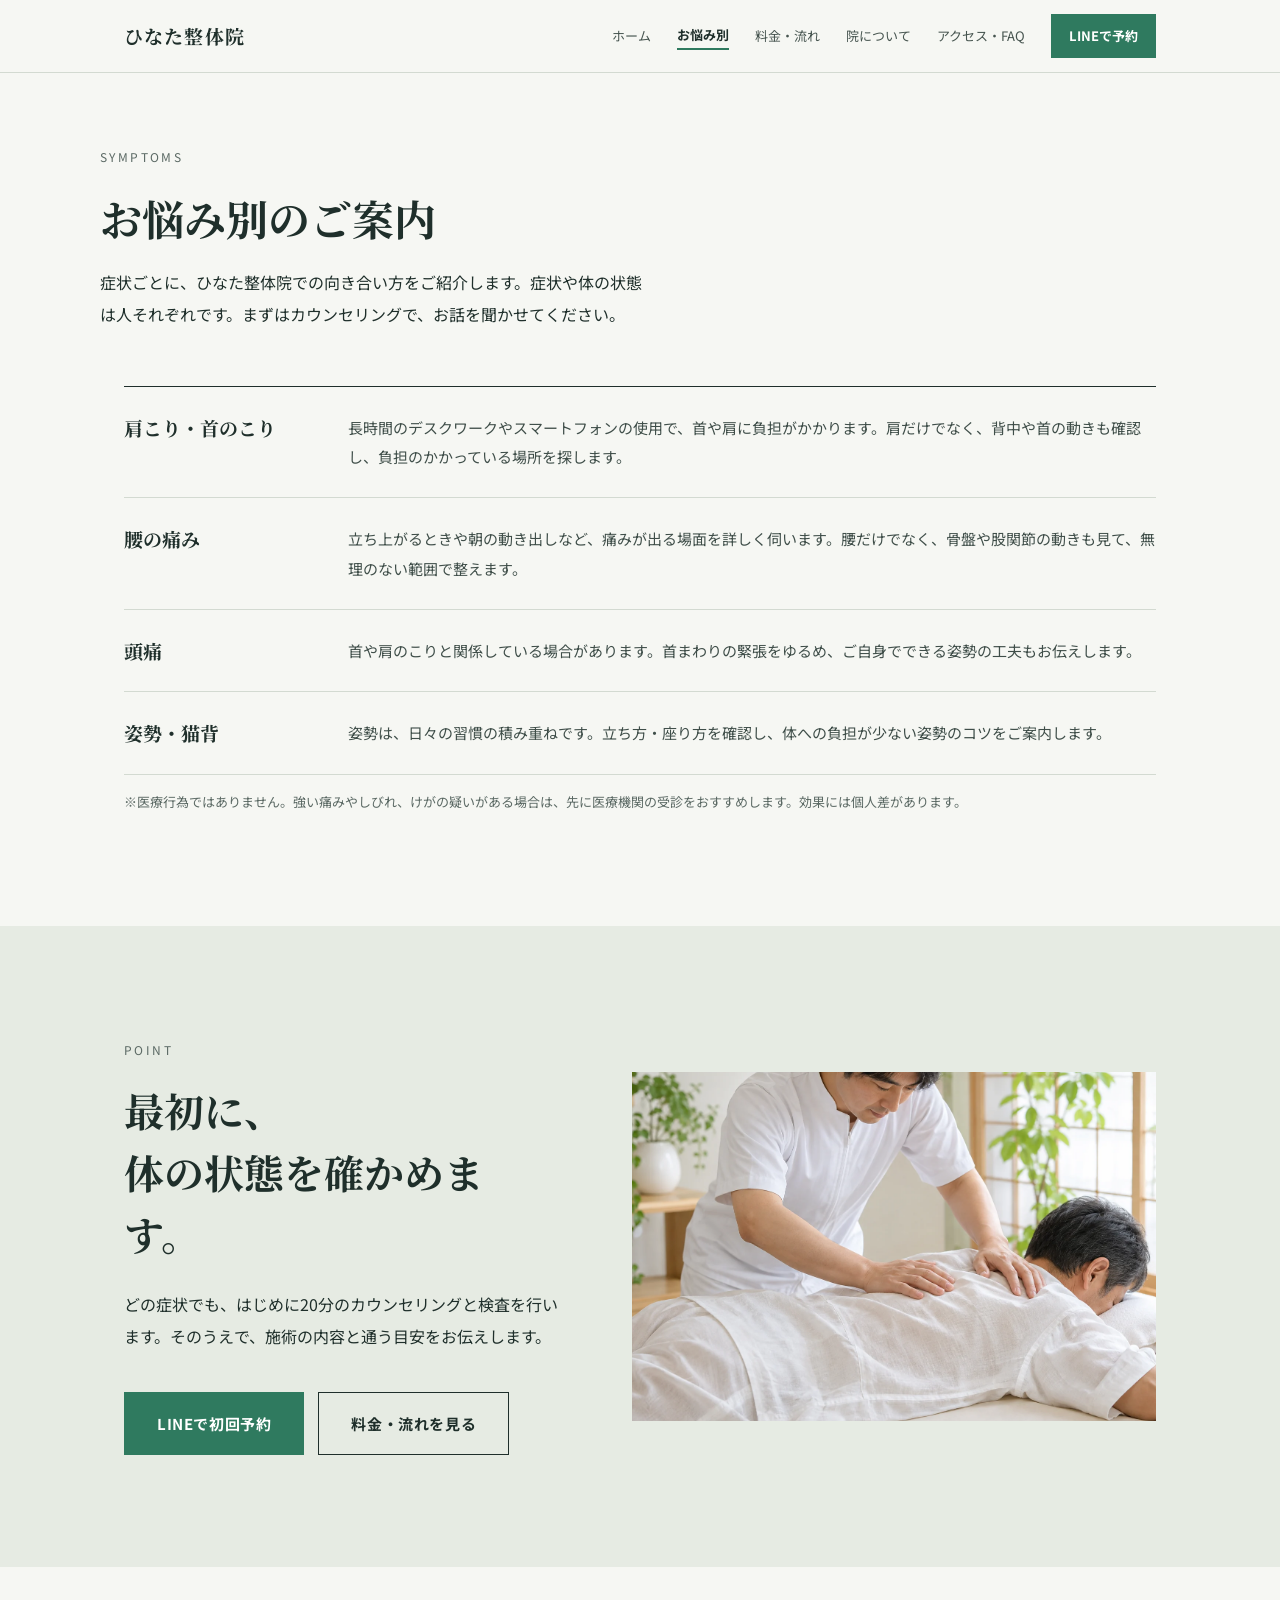
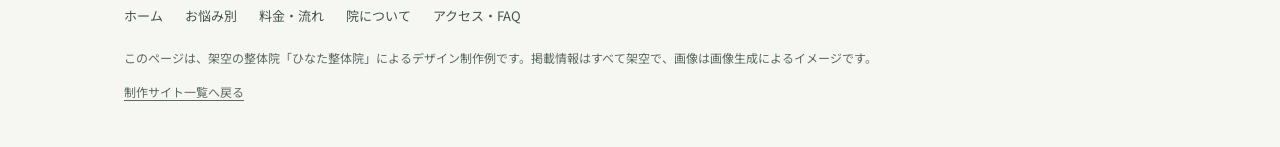
<file: symptoms.html>
<!doctype html>
<html lang="ja">
<head>
<meta charset="utf-8">
<meta name="viewport" content="width=device-width, initial-scale=1">
<title>お悩み別｜肩こり・腰痛・頭痛・姿勢｜ひなた整体院（那覇市）</title>
<meta name="description" content="那覇市のひなた整体院で対応している、肩こり・首のこり、腰の痛み、頭痛、姿勢・猫背のお悩み別のご案内。※架空の整体院によるデザイン制作例です。">
<link rel="canonical" href="https://agarieyrn-create.github.io/hinata-seitai-hp/symptoms.html">
<meta property="og:type" content="website">
<meta property="og:locale" content="ja_JP">
<meta property="og:title" content="お悩み別｜肩こり・腰痛・頭痛・姿勢｜ひなた整体院（那覇市）">
<meta property="og:description" content="那覇市のひなた整体院で対応している、肩こり・首のこり、腰の痛み、頭痛、姿勢・猫背のお悩み別のご案内。※架空の整体院によるデザイン制作例です。">
<meta property="og:url" content="https://agarieyrn-create.github.io/hinata-seitai-hp/symptoms.html">
<meta property="og:image" content="https://agarieyrn-create.github.io/hinata-seitai-hp/images/ogp.jpg">
<meta name="twitter:card" content="summary_large_image">
<link rel="icon" href="data:image/svg+xml,%3Csvg xmlns='http://www.w3.org/2000/svg' viewBox='0 0 32 32'%3E%3Crect width='32' height='32' fill='%232f7a5f'/%3E%3C/svg%3E">
<link rel="preconnect" href="https://fonts.googleapis.com">
<link rel="preconnect" href="https://fonts.gstatic.com" crossorigin>
<link href="https://fonts.googleapis.com/css2?family=Noto+Sans+JP:wght@400;500;700&family=Noto+Serif+JP:wght@500;700&display=swap" rel="stylesheet">
<link rel="stylesheet" href="style.css">
<link rel="stylesheet" href="motion.css">
</head>
<body>
<header>
  <div class="wrap">
    <a class="brand" href="index.html">ひなた整体院</a>
    <nav>
      <a href="index.html">ホーム</a>
      <a class="cur" href="symptoms.html">お悩み別</a>
      <a href="price.html">料金・流れ</a>
      <a href="about.html">院について</a>
      <a href="access.html">アクセス・FAQ</a>
      <a class="btn-s" href="#" data-link="line">LINEで予約</a>
    </nav>
  </div>
</header>

<main>
  <div class="wrap pagehead">
    <p class="label">SYMPTOMS</p>
    <h1>お悩み別のご案内</h1>
    <p class="lead">症状ごとに、ひなた整体院での向き合い方をご紹介します。症状や体の状態は人それぞれです。まずはカウンセリングで、お話を聞かせてください。</p>
  </div>

  <section class="sec-t32">
    <div class="wrap">
      <h2 class="sr">症状別のご案内</h2>
      <ul class="rows mt0">
        <li id="shoulder"><h3>肩こり・首のこり</h3><p>長時間のデスクワークやスマートフォンの使用で、首や肩に負担がかかります。肩だけでなく、背中や首の動きも確認し、負担のかかっている場所を探します。</p></li>
        <li id="back"><h3>腰の痛み</h3><p>立ち上がるときや朝の動き出しなど、痛みが出る場面を詳しく伺います。腰だけでなく、骨盤や股関節の動きも見て、無理のない範囲で整えます。</p></li>
        <li id="head"><h3>頭痛</h3><p>首や肩のこりと関係している場合があります。首まわりの緊張をゆるめ、ご自身でできる姿勢の工夫もお伝えします。</p></li>
        <li id="posture"><h3>姿勢・猫背</h3><p>姿勢は、日々の習慣の積み重ねです。立ち方・座り方を確認し、体への負担が少ない姿勢のコツをご案内します。</p></li>
      </ul>
      <p class="note">※医療行為ではありません。強い痛みやしびれ、けがの疑いがある場合は、先に医療機関の受診をおすすめします。効果には個人差があります。</p>
    </div>
  </section>

  <section class="tint">
    <div class="wrap split">
      <div>
        <p class="label">POINT</p>
        <h2>最初に、<br>体の状態を確かめます。</h2>
        <p class="lead">どの症状でも、はじめに20分のカウンセリングと検査を行います。そのうえで、施術の内容と通う目安をお伝えします。</p>
        <div class="actions">
          <a class="btn primary" href="#" data-link="line">LINEで初回予約</a>
          <a class="btn ghost" href="price.html">料金・流れを見る</a>
        </div>
      </div>
      <img class="land" width="1536" height="1024" src="images/treatment.webp" alt="背中と肩を丁寧にほぐす施術の様子" loading="lazy" decoding="async">
    </div>
  </section>
</main>

<footer>
  <div class="wrap">
    <nav><a href="index.html">ホーム</a><a href="symptoms.html">お悩み別</a><a href="price.html">料金・流れ</a><a href="about.html">院について</a><a href="access.html">アクセス・FAQ</a></nav>
    このページは、架空の整体院「ひなた整体院」によるデザイン制作例です。掲載情報はすべて架空で、画像は画像生成によるイメージです。<p class="back"><a href="https://agarieyrn-create.github.io/">制作サイト一覧へ戻る</a></p>
  </div>
</footer>
<nav class="bar" aria-label="ご予約"><a class="main" href="#" data-link="line">LINEで予約</a><a href="tel:0980000000">電話</a></nav>
<script src="links.js" defer></script>
<script src="motion.js" defer></script>
</body>
</html>
</file>
<file: style.css>
:root{--ink:#1f2f2b;--paper:#f6f7f3;--sand:#e6ebe3;--accent:#2f7a5f;--mute:#5b6964;--line:#d3dad1;--gutter:24px}
*{box-sizing:border-box;margin:0;padding:0}
html{scroll-behavior:smooth}
body{font-family:"Noto Sans JP",sans-serif;color:var(--ink);background:var(--paper);line-height:1.95;font-size:16px;-webkit-font-smoothing:antialiased}
img{display:block;max-width:100%;height:auto}
a{color:inherit}
.wrap{max-width:1080px;margin:0 auto;padding:0 var(--gutter)}

/* header */
header{position:relative;z-index:5;background:var(--paper);border-bottom:1px solid var(--line)}
header .wrap{display:flex;justify-content:space-between;align-items:center;height:72px}
.brand{font-family:"Noto Serif JP",serif;font-weight:700;font-size:19px;letter-spacing:.06em;text-decoration:none}
header nav{display:flex;gap:26px;align-items:center}
header nav a{text-decoration:none;font-size:13px;color:#46544f}
header nav a.cur{font-weight:700;color:var(--ink);border-bottom:2px solid var(--accent)}
header nav a.btn-s{background:var(--accent);color:#fff;padding:9px 18px;font-weight:700;border:0}

/* buttons */
.btn{display:inline-block;text-decoration:none;font-weight:700;font-size:15px;letter-spacing:.04em;padding:16px 32px;border:1px solid var(--accent)}
.btn.primary{background:var(--accent);color:#fff}
.btn.primary:hover{background:#25644e;border-color:#25644e}
.btn.ghost{color:var(--ink);border-color:var(--ink)}
.btn.ghost:hover{background:var(--ink);color:var(--paper)}
.actions{display:flex;flex-wrap:wrap;gap:14px;margin-top:40px}

/* typography */
section{padding:112px 0}
.label{font-size:12px;letter-spacing:.2em;color:var(--mute);margin-bottom:18px}
h1,h2,h3{font-family:"Noto Serif JP",serif;line-height:1.55}
h2{font-size:clamp(26px,3.6vw,40px)}
.lead{margin-top:24px;max-width:34em}
.note{margin-top:14px;font-size:13px;color:var(--mute)}

/* hero (home) */
.hero{position:relative;min-height:calc(100svh - 73px);display:flex;align-items:center;background:var(--sand);overflow:hidden}
.hero img{position:absolute;inset:0;width:100%;height:100%;object-fit:cover;object-position:72% center}
.hero .wrap{position:relative;z-index:2;width:100%}
.hero .copy{max-width:480px}
.hero .sub{font-size:13px;letter-spacing:.16em;color:#4b5a55;margin-bottom:22px}
.hero h1{font-size:clamp(26px,3vw,38px)}
.hero .lead{max-width:24em}
.offer{display:inline-block;margin-top:26px;padding:8px 16px;border:1px solid var(--accent);color:var(--accent);font-weight:700;font-size:14px}

/* page title (sub pages) */
.pagehead{padding:72px 0 24px}
.pagehead h1{font-size:clamp(28px,4vw,42px)}
.pagehead .lead{margin-top:16px}

/* lists */
.rows{list-style:none;border-top:1px solid var(--ink);margin-top:48px}
.rows li{display:grid;grid-template-columns:200px 1fr;gap:24px;padding:26px 0;border-bottom:1px solid var(--line)}
.rows li h3{font-size:19px}
.rows li p{font-size:15px;color:#3f4e49}
.rows li a{font-size:14px;font-weight:700;color:var(--accent);text-decoration:none}

/* grids */
.split{display:grid;grid-template-columns:5fr 6fr;gap:72px;align-items:center}
.split.rev{grid-template-columns:6fr 5fr}
.split img{width:100%;object-fit:cover}
.split img.land{aspect-ratio:3/2}
.split img.port{aspect-ratio:4/5}
.tint{background:var(--sand)}

/* price table */
.price{margin-top:40px;border-top:1px solid var(--ink)}
.price .row{display:grid;grid-template-columns:1fr 90px 130px;gap:16px;padding:20px 0;border-bottom:1px solid var(--line);align-items:baseline}
.price .row span{color:var(--mute);font-size:14px}
.price .row em{font-style:normal;font-weight:700;text-align:right}
.price .row small{display:block;font-size:13px;color:var(--mute)}

/* steps */
.steps{list-style:none;margin-top:40px;border-top:1px solid var(--ink)}
.steps li{padding:22px 0;border-bottom:1px solid var(--line)}
.steps b{display:block;font-size:18px}
.steps span{font-size:15px;color:#3f4e49}

/* voice */
.voice ul{list-style:none;margin-top:44px;max-width:760px;border-top:1px solid var(--ink)}
.voice li{padding:26px 0;border-bottom:1px solid var(--line)}
.voice li span{display:block;margin-top:6px;font-size:13px;color:var(--mute)}

/* faq / info */
.faq{margin-top:40px;max-width:760px;border-top:1px solid var(--ink)}
.faq div{padding:22px 0;border-bottom:1px solid var(--line)}
.faq b{display:block}
.faq span{font-size:15px;color:#3f4e49}
.info{margin-top:32px;border-top:1px solid var(--ink)}
.info .row{display:grid;grid-template-columns:100px 1fr;gap:16px;padding:16px 0;border-bottom:1px solid var(--line);font-size:15px}
.info dt{color:var(--mute)}
.info a{text-decoration:underline;text-underline-offset:3px}

/* cta band */
.cta{background:var(--ink);color:var(--paper)}
.cta .label{color:#a9b8b2}
.cta .lead{color:#d3ded9}
.cta .btn.ghost{color:var(--paper);border-color:var(--paper)}
.cta .btn.ghost:hover{background:var(--paper);color:var(--ink)}

footer{padding:36px 0 44px;font-size:12px;color:var(--mute)}
footer nav{display:flex;flex-wrap:wrap;gap:8px 22px;margin-bottom:18px}
footer nav a{text-decoration:none;font-size:13px;color:#46544f}
.bar{display:none}

@media(max-width:820px){
  :root{--gutter:20px}
  section{padding:72px 0}
  header .wrap{position:relative;flex-wrap:wrap;height:auto;padding-top:14px}
  header .brand{line-height:40px}
  header nav{width:calc(100% + 40px);margin:12px -20px 0;padding:0 20px;gap:22px;overflow-x:auto;white-space:nowrap;border-top:1px solid var(--line);height:46px;scrollbar-width:none}
  header nav::-webkit-scrollbar{display:none}
  header nav a:not(.btn-s){flex:none}
  header nav a.btn-s{position:absolute;top:14px;right:20px;padding:9px 16px}
  .hero{flex-direction:column;align-items:stretch;min-height:0;padding-top:48px}
  .hero .wrap{order:1}
  .hero .copy{max-width:none}
  .hero img{order:2;position:static;aspect-ratio:4/5;height:auto;margin-top:44px;object-position:78% center}
  .rows li{grid-template-columns:1fr;gap:6px}
  .split,.split.rev{grid-template-columns:1fr;gap:36px}
  .split.mobfirst img{order:-1}
  .price .row{grid-template-columns:1fr auto;gap:2px 12px}
  .price .row span{grid-column:1;grid-row:2}
  .price .row em{grid-column:2;grid-row:1 / span 2;align-self:center}
  .actions .btn{flex:1 1 100%;text-align:center}
  body{padding-bottom:68px}
  .bar{display:grid;grid-template-columns:1.4fr 1fr;position:fixed;left:0;right:0;bottom:0;z-index:20;background:var(--paper);border-top:1px solid var(--line)}
  .bar a{text-align:center;text-decoration:none;font-size:14px;font-weight:700;padding:14px 4px}
  .bar a.main{background:var(--accent);color:#fff}
  .bar a+a{border-left:1px solid var(--line)}
}

/* 個別調整（HTMLに直接書いていた指定をクラスにしたもの） */
.sec-t24{padding-top:24px}.sec-t32{padding-top:32px}.sec-t40{padding-top:40px}
.rows.mt0{margin-top:0}.rows.mt32{margin-top:32px}.rows.mt36{margin-top:36px}
.rows.col1 li{grid-template-columns:1fr}
.rows.kv li{grid-template-columns:100px 1fr}
.rows.kv h3{font-size:15px}
.rows.kv200 li{grid-template-columns:200px 1fr}
.price.mt0,.info.mt0{margin-top:0}
.split.mt48{margin-top:48px}.split.mt72{margin-top:72px}
.sub-h3{font-size:20px}
.lead.mt10{margin-top:10px}
.name-role{display:block;font-size:14px;font-weight:400;color:var(--mute);margin-top:4px}
.note-link{margin-left:8px}
.sr{position:absolute;width:1px;height:1px;overflow:hidden;clip:rect(0 0 0 0);white-space:nowrap}
</file>
<file: motion.css>
/* スクロール演出 */
html.mo body{transition:background-color 1.1s ease}
.mo [data-bg]{background:transparent}

/* 見出しの折り返しを整える（1文字だけ残らないように） */
h1,h2,h3{text-wrap:balance}
@media(max-width:820px){.core .pw img{object-position:64% center}}

/* 出現 */
.mo .rv{opacity:0;transform:translate3d(0,26px,0);transition:opacity 1s cubic-bezier(.2,.7,.2,1) var(--d,0s),transform 1s cubic-bezier(.2,.7,.2,1) var(--d,0s)}
.mo .rv.in{opacity:1;transform:none}
.mo .rvi{opacity:0;transform:translate3d(0,36px,0);transition:opacity 1.1s cubic-bezier(.2,.7,.2,1),transform 1.1s cubic-bezier(.2,.7,.2,1)}
.mo .rvi.in{opacity:1;transform:none}

/* 写真の枠 */
.mo .pw{overflow:hidden}
.mo .pw img{transform-origin:center;backface-visibility:hidden}
@media(max-width:820px){
  .mo .owner .pw,.mo .split.mobfirst .pw{order:-1}
  .mo .scene .grid>.pw{order:2}
}

/* ヒーロー冒頭 */
@keyframes moIn{from{opacity:0;transform:translate3d(0,22px,0)}to{opacity:1;transform:none}}
.mo .hero .copy>*{animation:moIn 1.1s cubic-bezier(.2,.7,.2,1) both}
.mo .hero .copy>*:nth-child(1){animation-delay:.15s}
.mo .hero .copy>*:nth-child(2){animation-delay:.3s}
.mo .hero .copy>*:nth-child(3){animation-delay:.45s}
.mo .hero .copy>*:nth-child(4){animation-delay:.6s}
.mo .hero img{transform-origin:center;backface-visibility:hidden}

/* 進行バー */
.mo-prog{position:fixed;left:0;top:0;right:0;height:3px;background:var(--accent,#efc419);transform:scaleX(0);transform-origin:left;z-index:50;pointer-events:none}

/* ジム：見出しを力強く切り出す */
body[data-fx~=wipe] h2.rv{opacity:1;transform:translate3d(-14px,0,0);clip-path:inset(0 100% 0 0);transition:clip-path .9s cubic-bezier(.7,0,.2,1) var(--d,0s),transform .9s cubic-bezier(.2,.7,.2,1) var(--d,0s)}
body[data-fx~=wipe] h2.rv.in{clip-path:inset(0 0 0 0);transform:none}

/* リンク未設定のお知らせ */
.toast{position:fixed;left:50%;bottom:88px;transform:translateX(-50%);background:#222;color:#fff;font-size:13px;line-height:1.6;padding:10px 16px;z-index:60;max-width:calc(100% - 32px);text-align:center}

/* ヒーローの5番目の要素 */
.mo .hero .copy>*:nth-child(5){animation-delay:.75s}

/* フッターの「一覧へ戻る」リンク */
footer .back{margin-top:10px;font-size:12px}
footer .back a{text-decoration:underline;text-underline-offset:3px}
</file>
<file: extra.css>
/* 見せ場の動き（共通） */
.x-sec{padding:72px 0;overflow:hidden}
.x-grid{display:grid;grid-template-columns:1fr 1fr;gap:20px 56px;align-items:center;margin-top:32px}
.x-stage{position:relative;min-width:0;width:100%;max-width:380px;margin:0 auto}
.x-tabs{display:flex;flex-wrap:wrap;gap:8px}
.x-tabs button,.x-play{font:inherit;font-size:15px;font-weight:700;line-height:1.4;min-height:48px;padding:10px 16px;border:2px solid var(--x);background:transparent;color:inherit;cursor:pointer}
.x-tabs button[aria-pressed=true]{background:var(--x);color:var(--xon,#fff)}
.x-play{margin-top:16px;border-width:1px;border-color:currentColor;font-weight:500}
.x-panels{display:grid;margin-top:20px}
.x-panels>div{grid-area:1/1;opacity:0;visibility:hidden;transform:translateY(10px);transition:opacity .6s,transform .6s,visibility .6s}
.x-panels>.on{opacity:1;visibility:visible;transform:none}
.x-panels b{display:block;font-size:20px;line-height:1.6}
.x-panels p{margin-top:6px}
.x-panels a{display:inline-block;margin-top:8px;text-underline-offset:4px}
.x-note{margin-top:14px;font-size:12px;opacity:.75}
.x-demo:not(.ready) :is(.x-tabs,.x-play){display:none}
.x-demo:not(.ready) .x-panels{display:block}
.x-demo:not(.ready) .x-panels>div{opacity:1;visibility:visible;transform:none;margin-bottom:14px}
.paused .x-stage *{animation-play-state:paused!important}
@media(max-width:820px){.x-sec{padding:56px 0}.x-grid{grid-template-columns:1fr}}
@media(prefers-reduced-motion:reduce){.x-stage *,.x-panels>div{animation:none!important;transition:none!important}}
.x-hinata{--x:var(--accent)}
.x-hinata .x-stage{max-width:230px}
.x-hinata svg{display:block;width:100%}
.x-hinata .body{fill:#dfe8df}
.x-hinata .spine{fill:none;stroke:var(--x);stroke-width:4;stroke-linecap:round;stroke-dasharray:1;stroke-dashoffset:1;transition:stroke-dashoffset 1.2s}
.x-hinata[data-step="3"] .spine{stroke-dashoffset:0}
.x-hinata .pt{opacity:0;transition:opacity .5s}
.x-hinata .pt circle{fill:var(--x);transform-box:fill-box;transform-origin:center;animation:xPulse 1.8s ease-in-out infinite}
.x-hinata[data-step="0"] .p0,.x-hinata[data-step="1"] .p1,.x-hinata[data-step="2"] .p2,.x-hinata[data-step="3"] .p3{opacity:.85}
@keyframes xPulse{50%{transform:scale(1.35);opacity:.45}}
</file>
